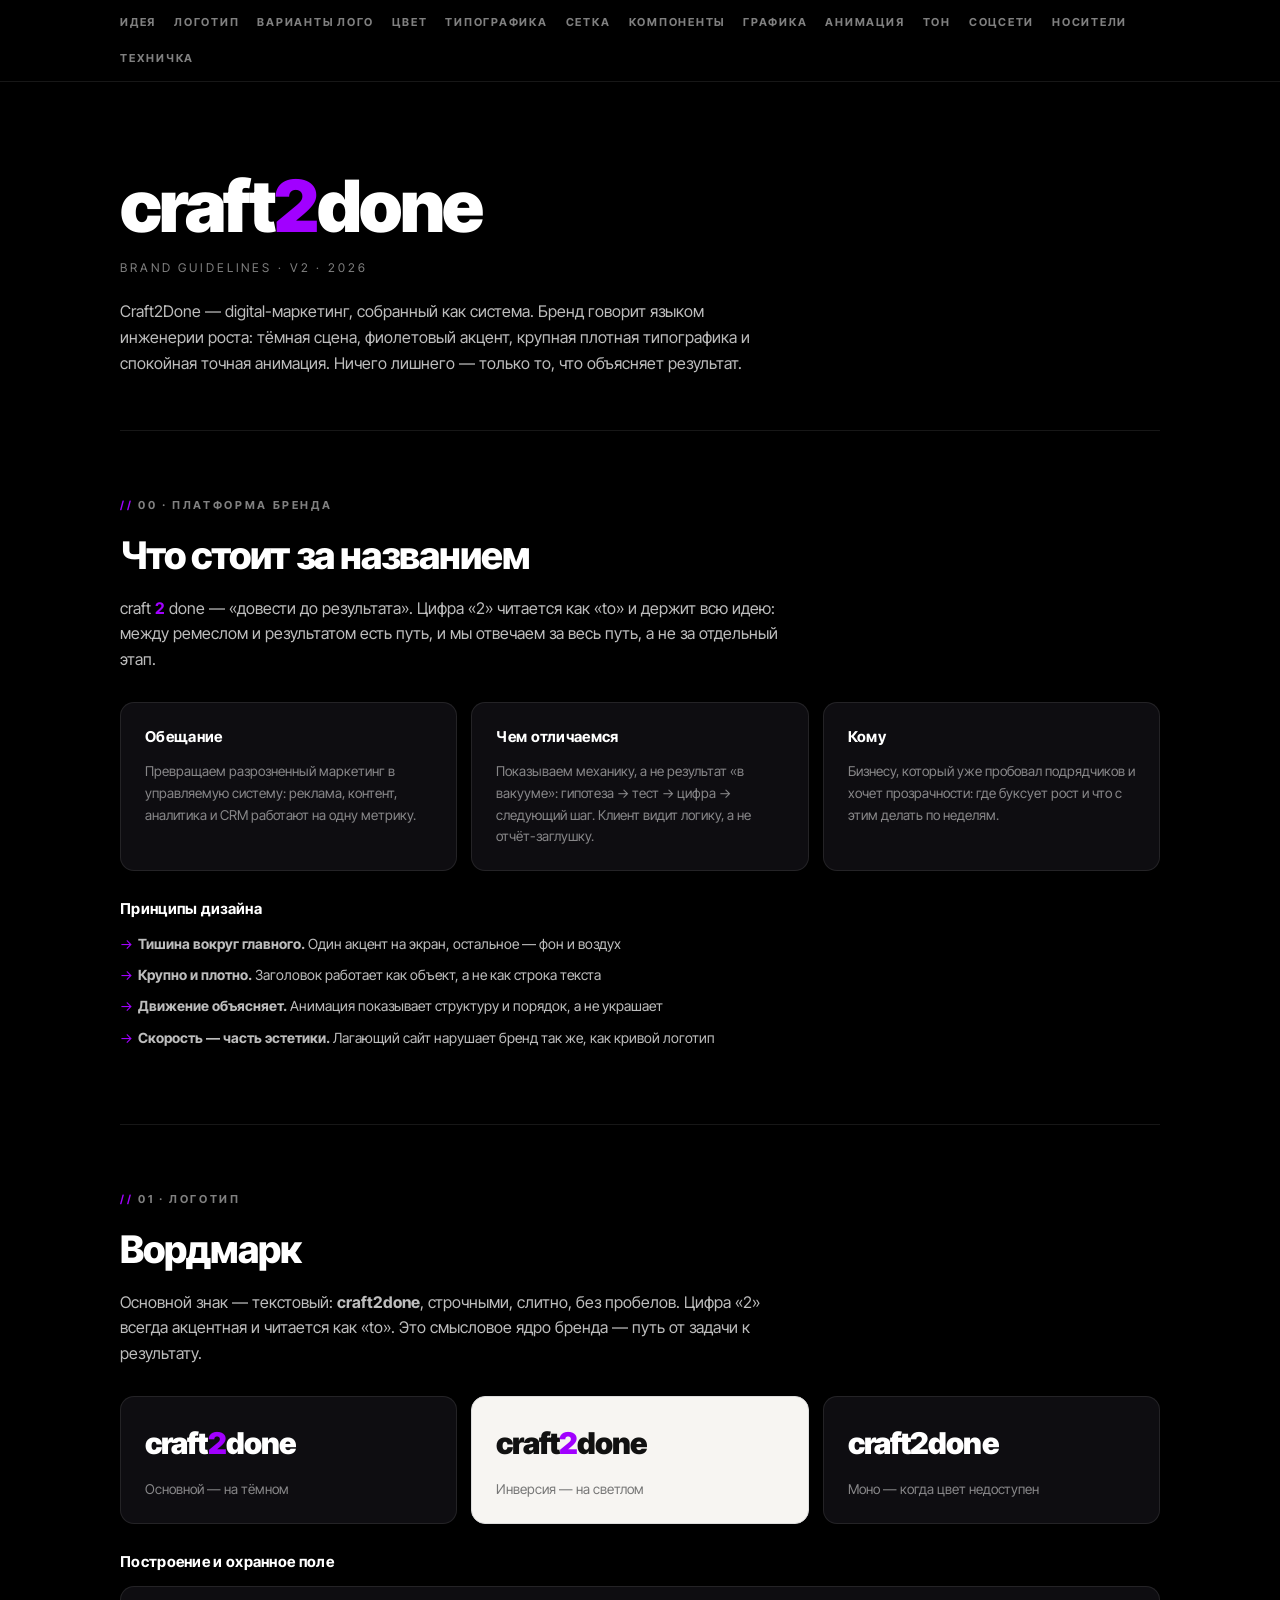
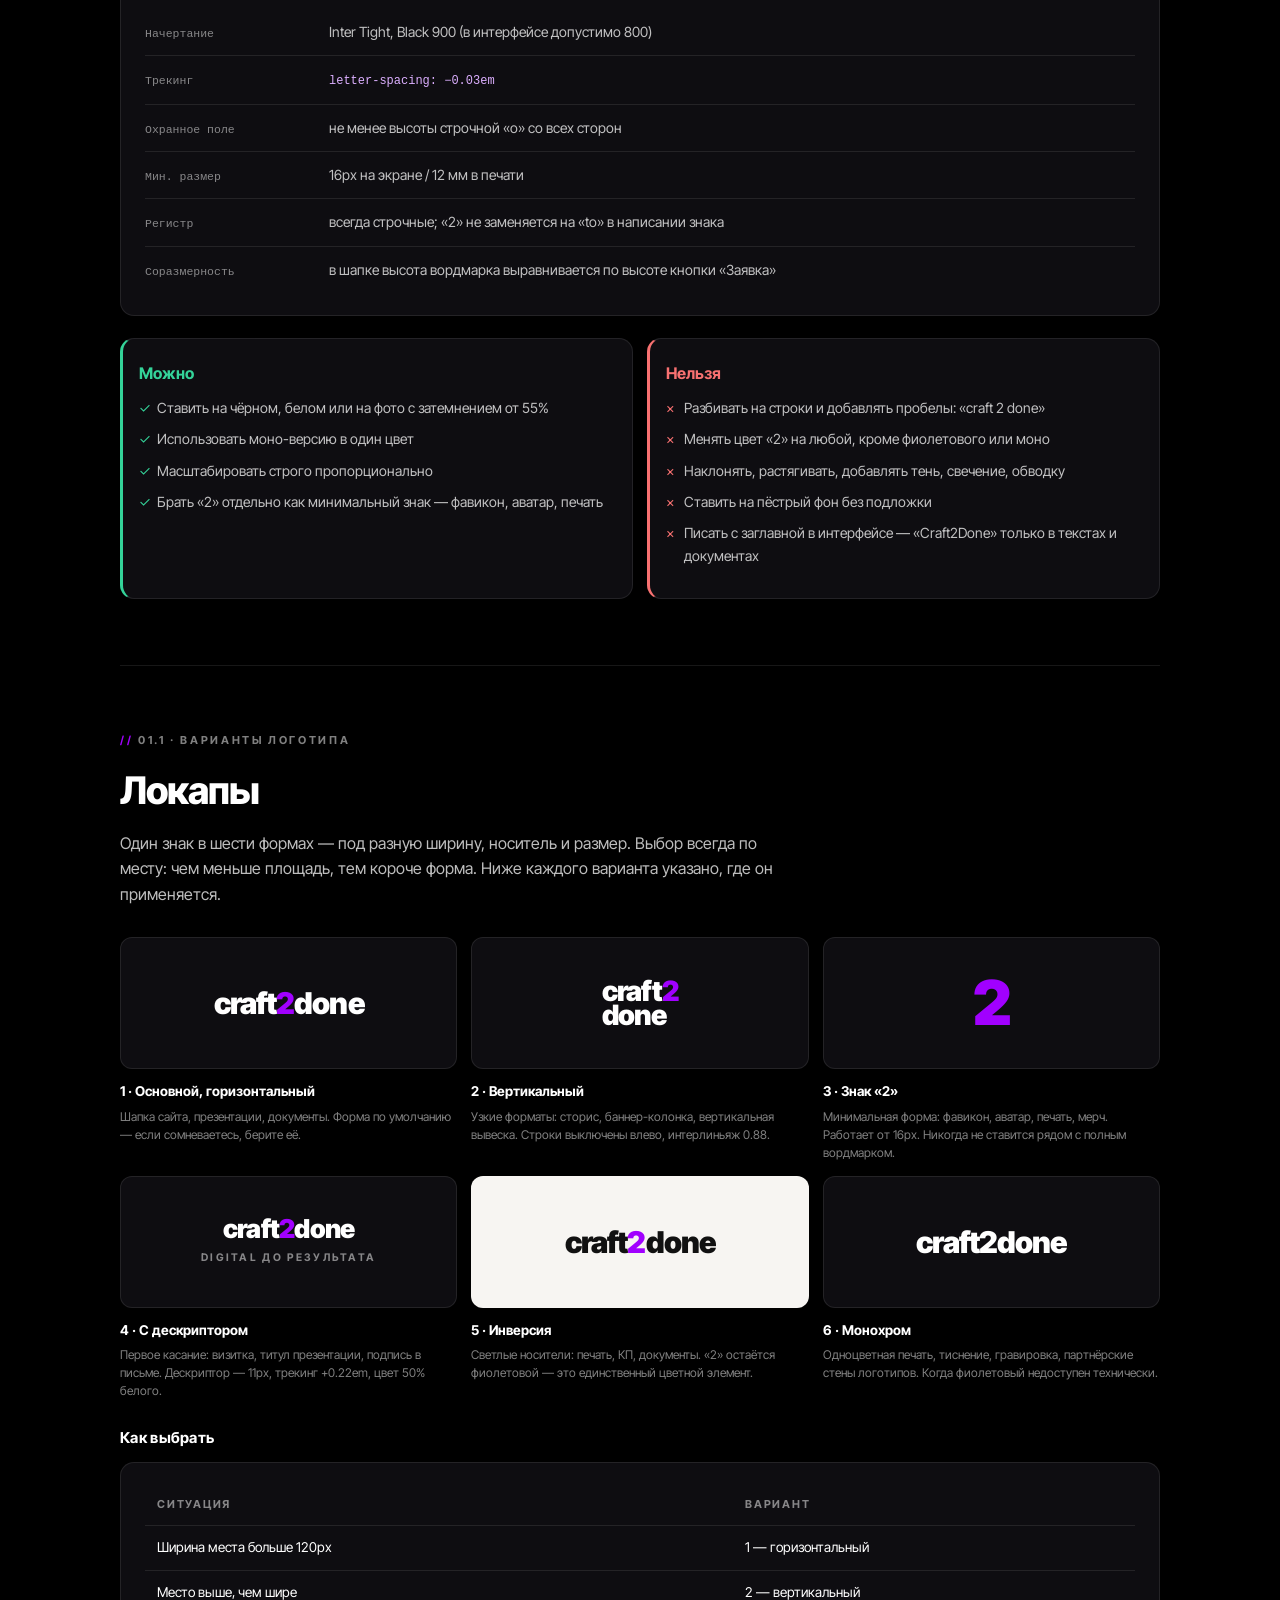
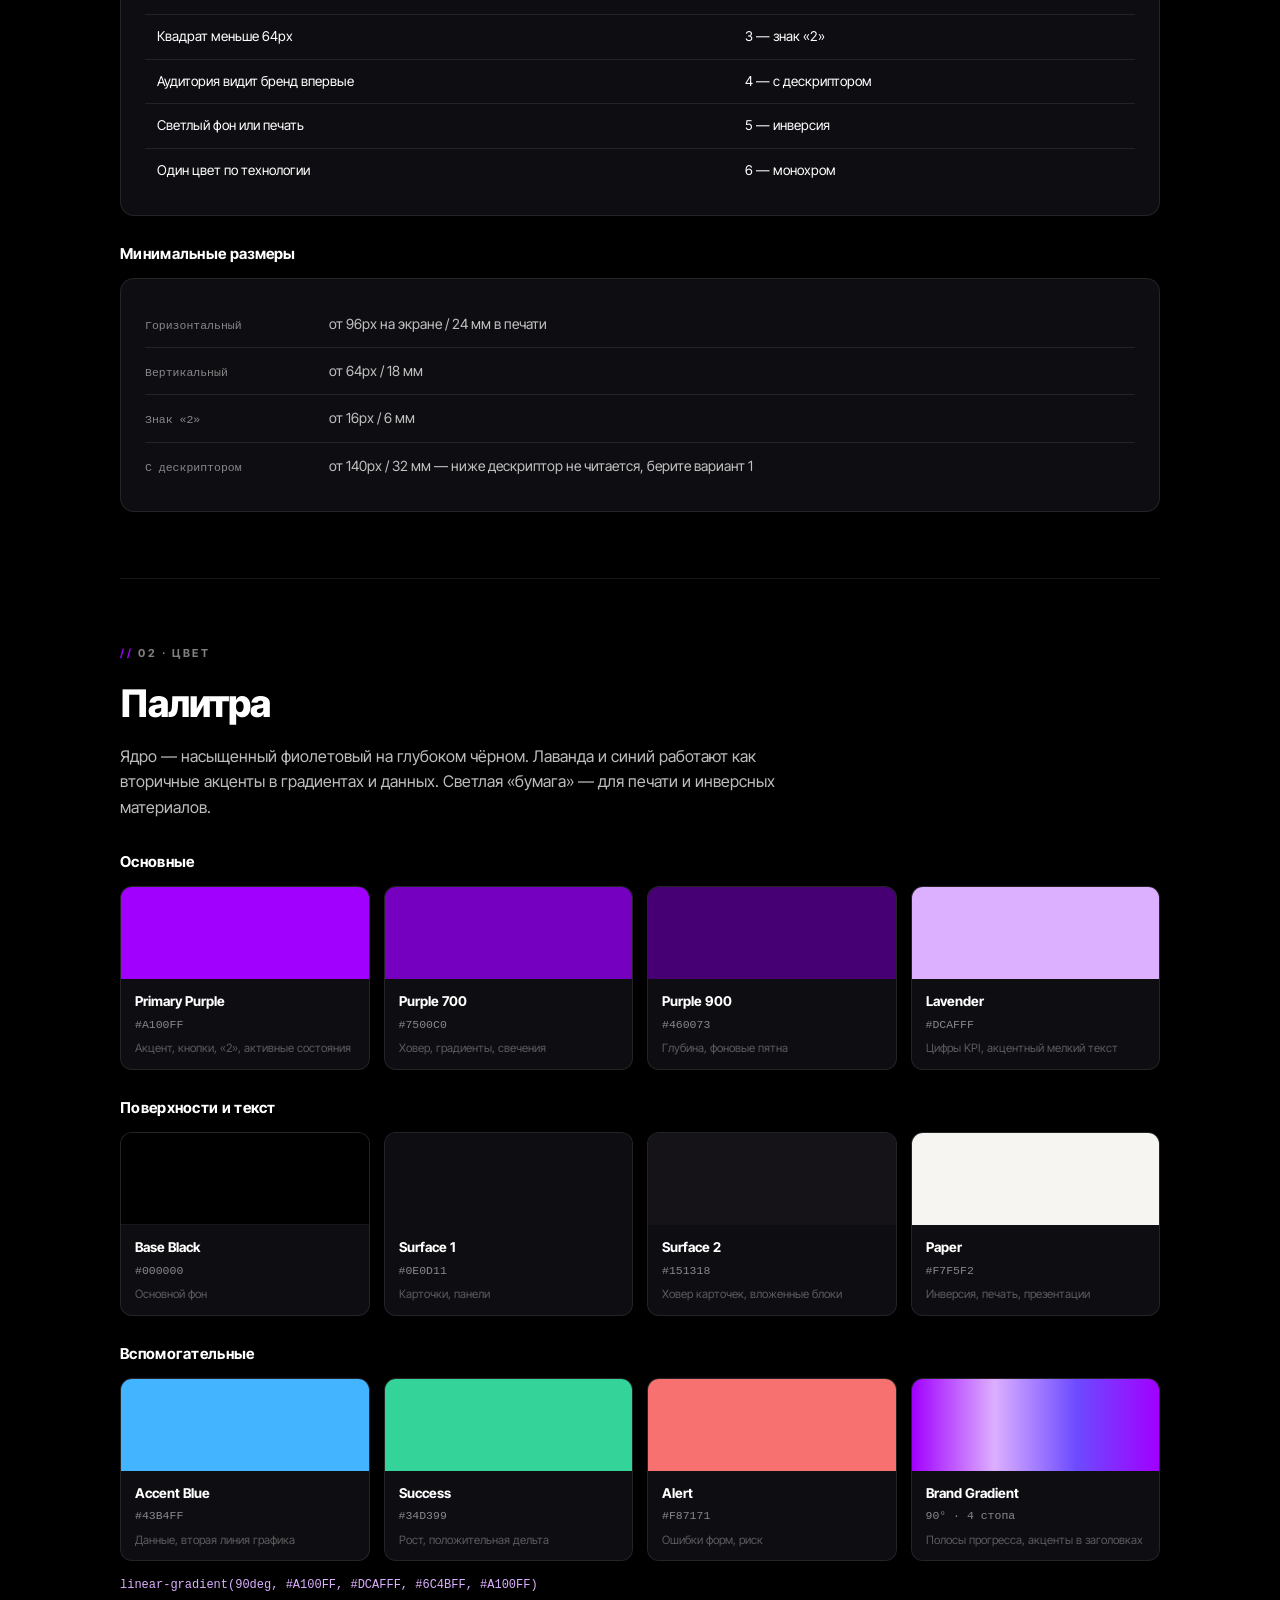
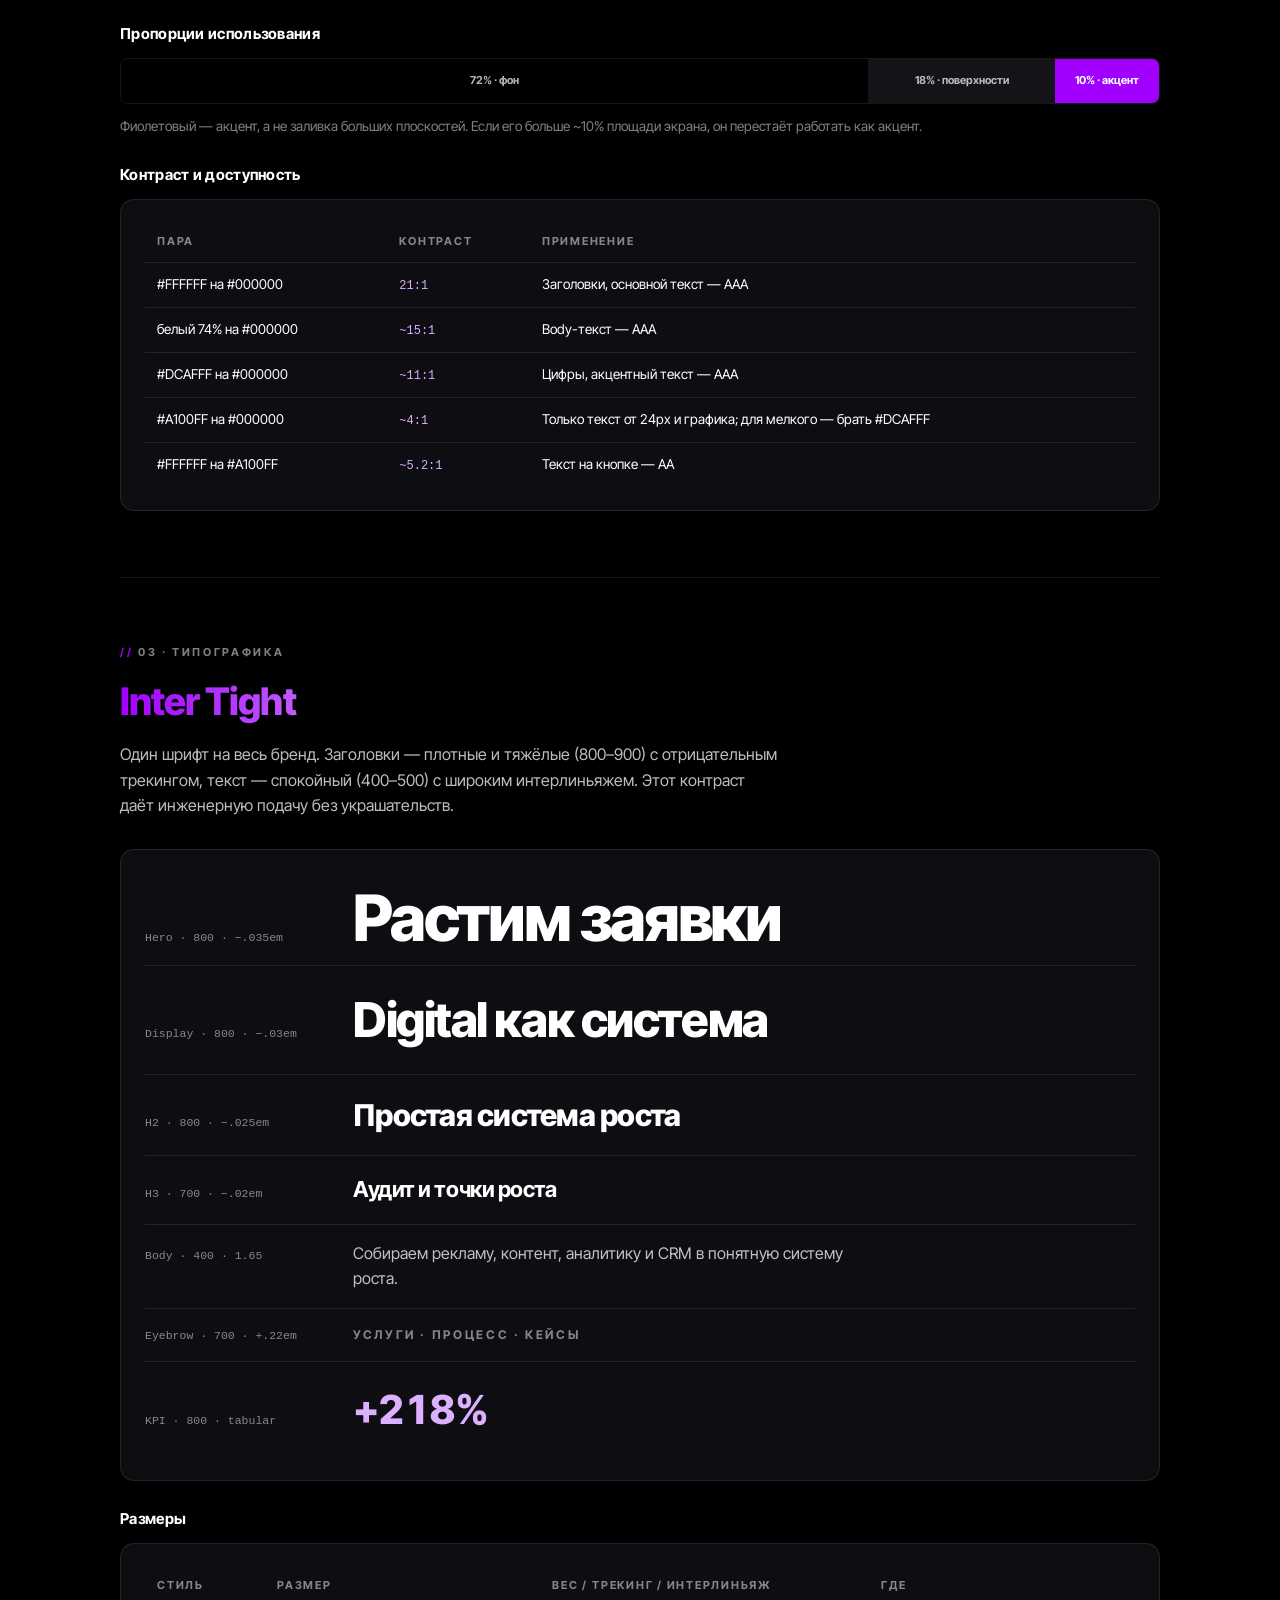
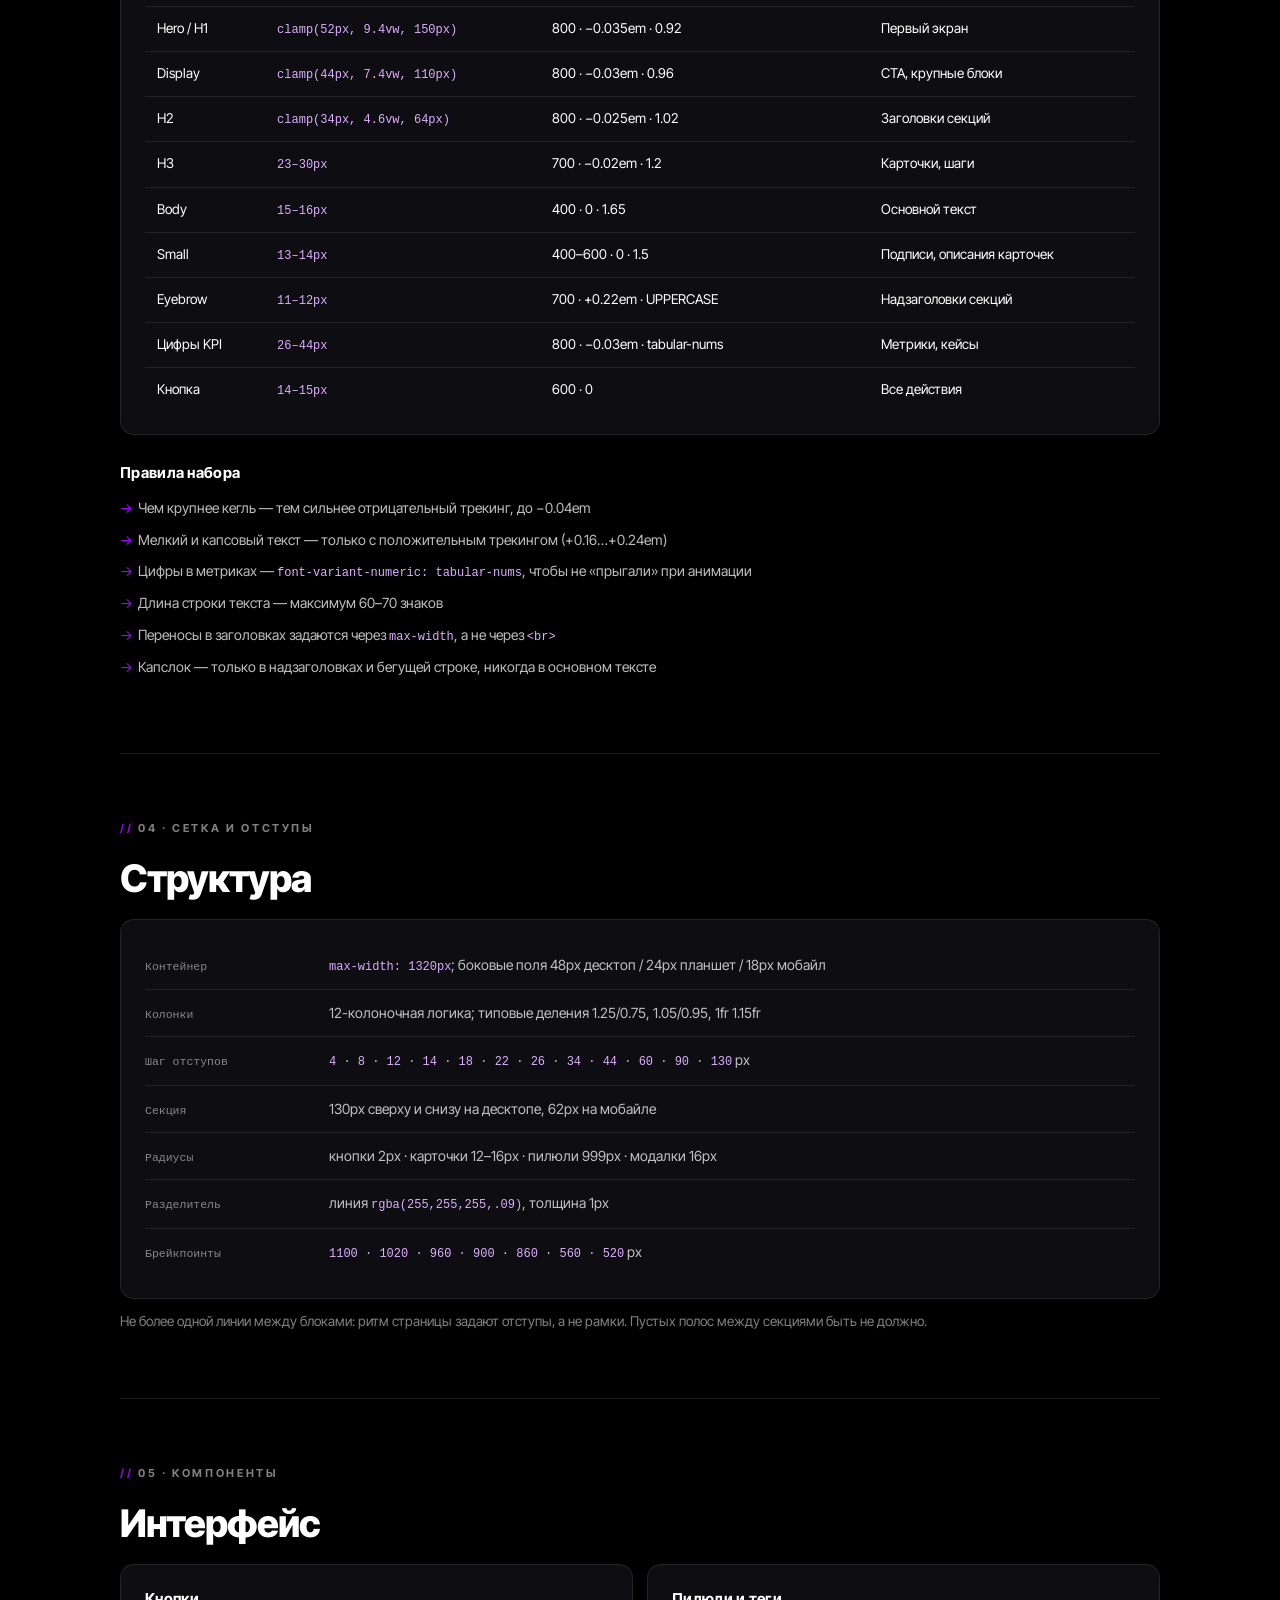
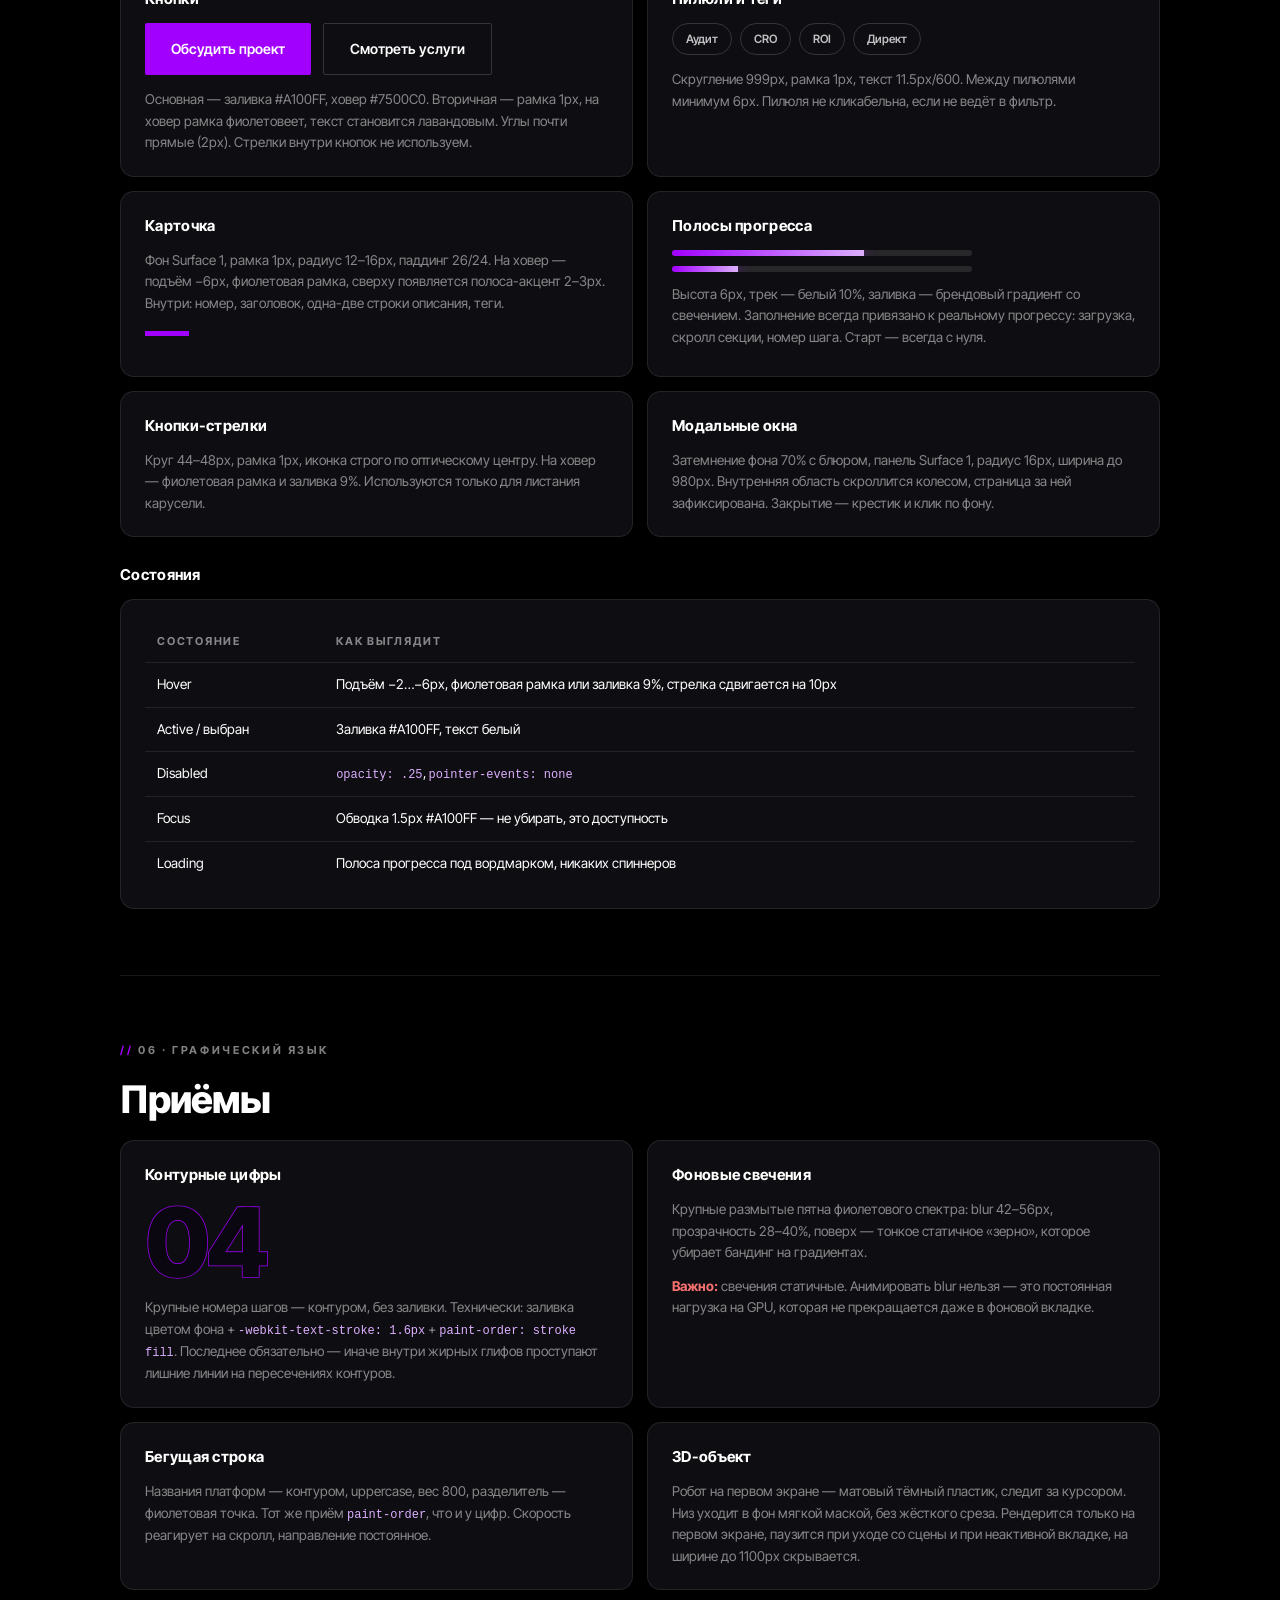
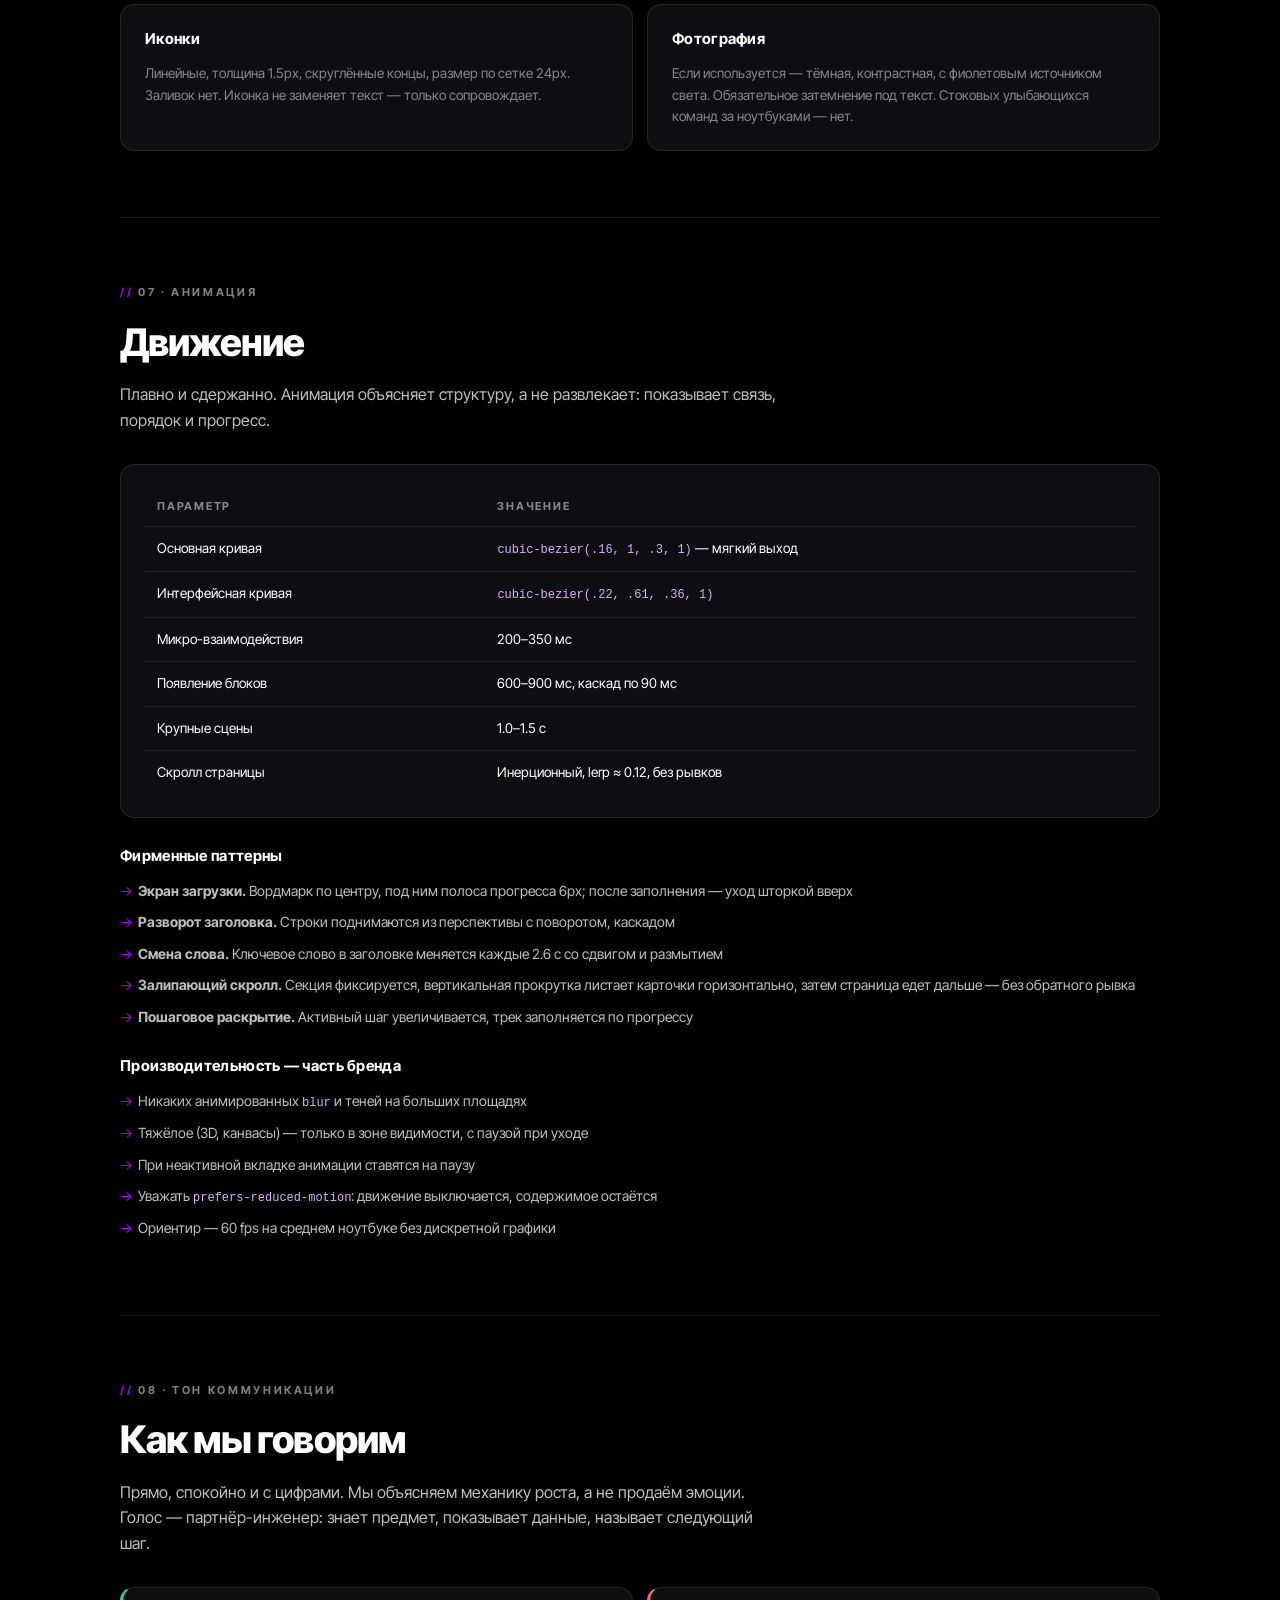
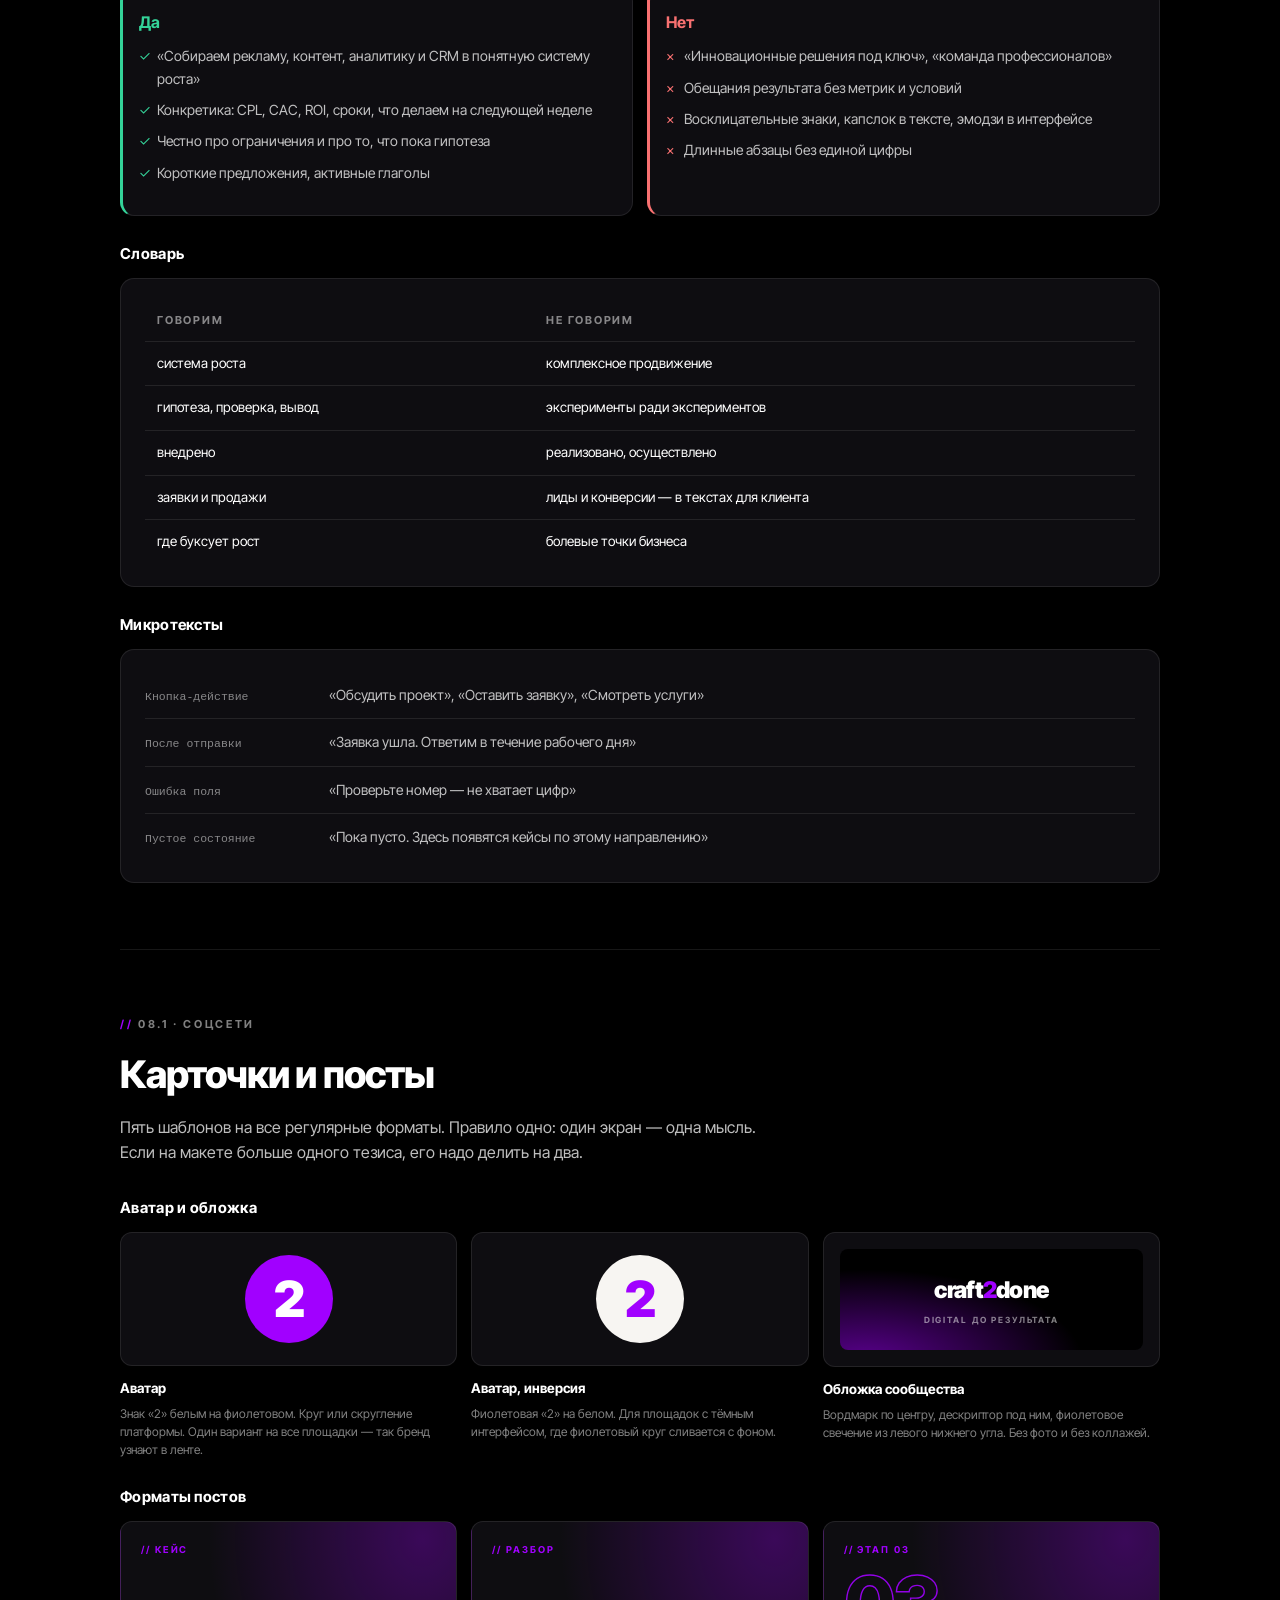
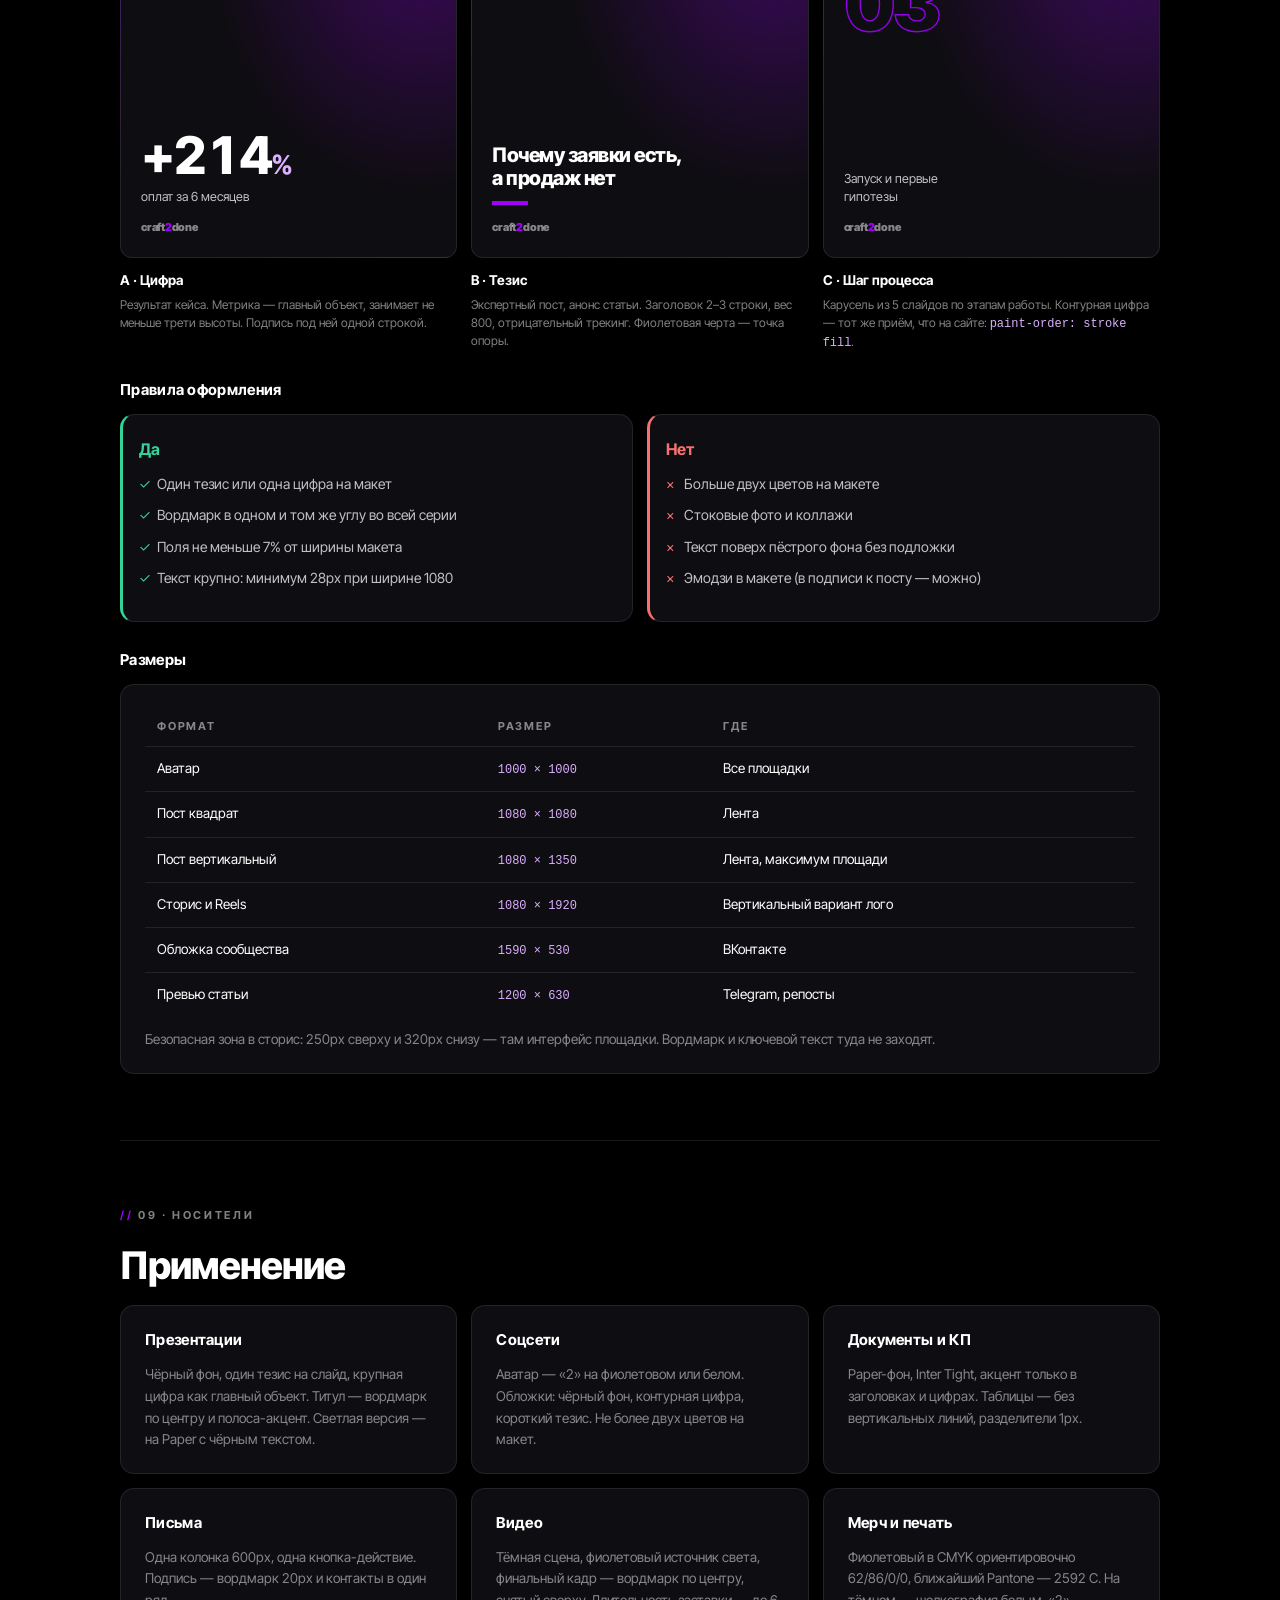
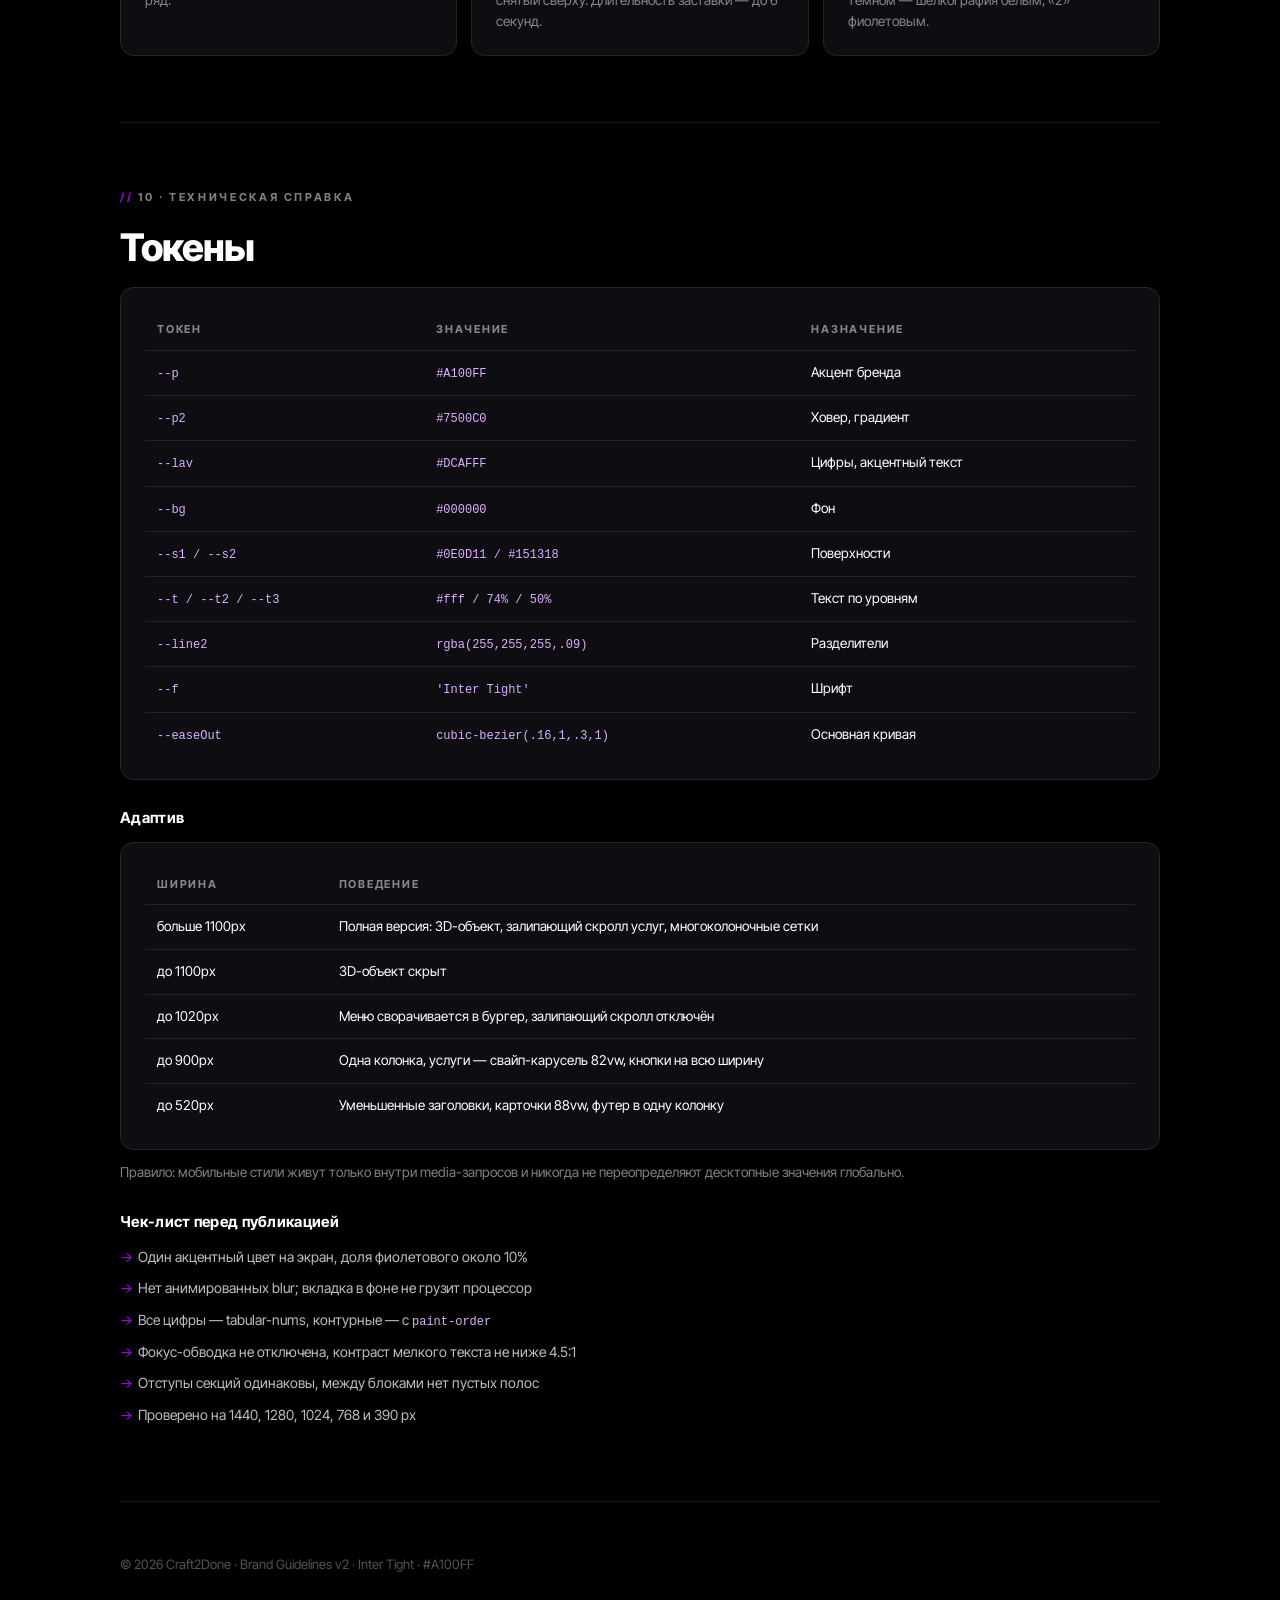
<file: craft2done-brandbook.html>
<!DOCTYPE html>
<html lang="ru">
<head>
<meta charset="UTF-8">
<meta name="viewport" content="width=device-width, initial-scale=1.0">
<title>Craft2Done — Brandbook</title>
<link href="https://fonts.googleapis.com/css2?family=Inter+Tight:wght@400;500;600;700;800;900&display=swap" rel="stylesheet">
<style>
*{margin:0;padding:0;box-sizing:border-box}
:root{
  --bg:#000;--s1:#0E0D11;--s2:#151318;--s3:#1D1A22;
  --line:rgba(255,255,255,.16);--line2:rgba(255,255,255,.09);
  --p:#A100FF;--p2:#7500C0;--p3:#460073;--pd:#26003D;
  --lav:#DCAFFF;--lav2:#EFE2FF;--blue:#43B4FF;--paper:#F7F5F2;
  --ok:#34D399;--warn:#F87171;
  --t:#fff;--t2:rgba(255,255,255,.74);--t3:rgba(255,255,255,.5);--t4:rgba(255,255,255,.32);
  --f:'Inter Tight',system-ui,sans-serif;
}
html{scroll-behavior:smooth}
body{font-family:var(--f);background:var(--bg);color:var(--t);line-height:1.6;-webkit-font-smoothing:antialiased}
.wrap{max-width:1120px;margin:0 auto;padding:0 40px}
@media(max-width:640px){.wrap{padding:0 20px}}
a{color:inherit}

.tocbar{position:sticky;top:0;z-index:50;background:rgba(0,0,0,.84);backdrop-filter:blur(18px);border-bottom:1px solid var(--line2)}
.tocbar .wrap{display:flex;gap:18px;flex-wrap:wrap;padding-top:14px;padding-bottom:14px}
.tocbar a{font-size:11px;font-weight:700;letter-spacing:.16em;text-transform:uppercase;color:var(--t3);text-decoration:none;transition:color .2s}
.tocbar a:hover{color:var(--p)}

header.top{padding:88px 0 54px;border-bottom:1px solid var(--line2)}
.logo{font-size:clamp(40px,7vw,72px);font-weight:900;letter-spacing:-.035em;line-height:1}
.logo em{font-style:normal;color:var(--p)}
.sub{color:var(--t3);font-size:12px;letter-spacing:.24em;text-transform:uppercase;margin-top:16px}
.intro{color:var(--t2);max-width:640px;margin-top:22px;font-size:16px}

section{padding:66px 0;border-bottom:1px solid var(--line2)}
.eyebrow{font-size:11px;font-weight:700;letter-spacing:.24em;text-transform:uppercase;color:var(--t3);margin-bottom:10px}
.eyebrow::before{content:'// ';color:var(--p)}
h2{font-size:clamp(24px,3.2vw,38px);font-weight:800;letter-spacing:-.025em;margin-bottom:10px}
h3{font-size:15px;font-weight:700;letter-spacing:.02em;margin:26px 0 12px;color:var(--t)}
.lead{color:var(--t2);max-width:660px;margin-bottom:30px}
p.note{color:var(--t3);font-size:13.5px;margin-top:12px}

.grid{display:grid;gap:14px}
.g4{grid-template-columns:repeat(4,1fr)}.g3{grid-template-columns:repeat(3,1fr)}.g2{grid-template-columns:1fr 1fr}
@media(max-width:860px){.g4{grid-template-columns:1fr 1fr}.g3{grid-template-columns:1fr 1fr}}
@media(max-width:560px){.g4,.g3,.g2{grid-template-columns:1fr}}

.card{border:1px solid var(--line2);border-radius:14px;padding:22px 24px;background:var(--s1)}
.sw{border:1px solid var(--line2);border-radius:12px;overflow:hidden;background:var(--s1)}
.sw .chip{height:92px}
.sw .meta{padding:12px 14px}
.sw b{display:block;font-size:13.5px}
.sw span{display:block;font-family:ui-monospace,monospace;font-size:11.5px;color:var(--t3);margin-top:3px}
.sw i{display:block;font-style:normal;font-size:11.5px;color:var(--t4);margin-top:6px;line-height:1.45}

table{width:100%;border-collapse:collapse;font-size:13.5px}
th,td{text-align:left;padding:11px 12px;border-bottom:1px solid var(--line2);vertical-align:top}
tr:last-child td{border-bottom:0}
th{color:var(--t3);font-size:11px;letter-spacing:.16em;text-transform:uppercase;font-weight:700}
code{font-family:ui-monospace,monospace;font-size:12px;color:var(--lav)}

.type-row{display:flex;align-items:baseline;gap:18px;flex-wrap:wrap;padding:16px 0;border-top:1px solid var(--line2)}
.type-row:first-child{border-top:0}
.type-row .tag{font-family:ui-monospace,monospace;font-size:11.5px;color:var(--t3);min-width:190px}

.btn{display:inline-flex;align-items:center;gap:10px;font-size:14px;font-weight:600;padding:14px 26px;border-radius:2px;transition:all .3s;text-decoration:none}
.btn-p{background:var(--p);color:#fff}.btn-p:hover{background:var(--p2)}
.btn-o{border:1px solid var(--line);color:#fff}.btn-o:hover{border-color:var(--p);color:var(--lav)}
.pill{display:inline-flex;padding:6px 13px;border:1px solid var(--line);border-radius:999px;font-size:11.5px;font-weight:600;color:var(--t2)}
.rule{width:44px;height:5px;background:var(--p);margin:6px 0 18px}
.num-demo{font-size:96px;font-weight:800;letter-spacing:-.04em;line-height:.9;color:#0A0710;-webkit-text-stroke:1.6px rgba(161,0,255,.9);paint-order:stroke fill}
.grad{background:linear-gradient(90deg,var(--p),var(--lav),#6C4BFF,var(--p));-webkit-background-clip:text;background-clip:text;color:transparent}

.do{border-left:3px solid var(--ok);padding-left:16px}
.dont{border-left:3px solid var(--warn);padding-left:16px}
.list li{color:var(--t2);margin:9px 0;padding-left:18px;position:relative;font-size:14px;list-style:none}
.list li::before{content:'→';position:absolute;left:0;color:var(--p)}
.dont .list li::before{content:'×';color:var(--warn)}
.do .list li::before{content:'✓';color:var(--ok)}

.spec{display:flex;align-items:baseline;gap:14px;padding:12px 0;border-bottom:1px solid var(--line2);flex-wrap:wrap}
.spec:last-child{border-bottom:0}
.spec .k{font-family:ui-monospace,monospace;font-size:11.5px;color:var(--t3);min-width:170px}
.spec .v{font-size:14px;color:var(--t2);flex:1;min-width:220px}
.bar{height:6px;border-radius:99px;background:rgba(255,255,255,.1);overflow:hidden;max-width:300px;width:100%}
.bar i{display:block;height:100%;background:linear-gradient(90deg,var(--p),var(--lav));box-shadow:0 0 14px rgba(161,0,255,.7)}
.prop{display:flex;height:46px;border-radius:8px;overflow:hidden;border:1px solid var(--line2)}
.prop div{display:flex;align-items:center;justify-content:center;font-size:11px;font-weight:700;color:rgba(255,255,255,.7)}
footer{padding:52px 0 70px;color:var(--t4);font-size:13px}

/* ── варианты лого и соцсети ── */
.lk b{display:block;font-size:13.5px;margin-top:12px}
.lk i{display:block;font-style:normal;font-size:12px;color:var(--t3);margin-top:5px;line-height:1.5}
.lk-box{border:1px solid var(--line2);border-radius:12px;background:var(--s1);min-height:132px;
  display:flex;flex-direction:column;align-items:center;justify-content:center;gap:8px;padding:20px;text-align:center}
.lk-word{font-size:30px;font-weight:900;letter-spacing:-.03em;line-height:1;color:#fff}
.lk-word em{font-style:normal;color:var(--p)}
.lk-stack{font-size:28px;font-weight:900;letter-spacing:-.03em;line-height:.88;color:#fff;text-align:left}
.lk-stack span{display:block}
.lk-stack em{font-style:normal;color:var(--p)}
.lk-mark{font-size:62px;font-weight:900;color:var(--p);line-height:1;letter-spacing:-.04em}
.lk-tag{font-size:10.5px;font-weight:700;letter-spacing:.22em;text-transform:uppercase;color:var(--t3)}

.ava{width:88px;height:88px;border-radius:50%;background:var(--p);color:#fff;
  display:flex;align-items:center;justify-content:center;font-size:50px;font-weight:900;letter-spacing:-.04em}
.ava.inv{background:var(--paper);color:var(--p)}

.cover{width:100%;aspect-ratio:3/1;border-radius:8px;position:relative;overflow:hidden;
  background:radial-gradient(120% 150% at 8% 110%, rgba(161,0,255,.55), rgba(0,0,0,0) 60%), #000;
  display:flex;flex-direction:column;align-items:center;justify-content:center;gap:5px}
.cover-w{font-size:23px;font-weight:900;letter-spacing:-.03em;color:#fff}
.cover-w em{font-style:normal;color:var(--p)}
.cover-s{font-size:8.5px;font-weight:700;letter-spacing:.22em;text-transform:uppercase;color:var(--t3)}

.post{aspect-ratio:1;border:1px solid var(--line2);border-radius:12px;padding:20px;
  background:radial-gradient(110% 130% at 90% 5%, rgba(161,0,255,.3), rgba(0,0,0,0) 58%), var(--s1);
  display:flex;flex-direction:column}
.post-k{font-size:9.5px;font-weight:700;letter-spacing:.2em;color:var(--p)}
.post-num{font-size:52px;font-weight:800;letter-spacing:-.04em;line-height:1;margin-top:auto;
  font-variant-numeric:tabular-nums;color:#fff}
.post-num small{font-size:26px;color:var(--lav)}
.post-t{font-size:12.5px;color:var(--t2);margin-top:6px;line-height:1.4}
.post-h{font-size:20px;font-weight:800;letter-spacing:-.025em;line-height:1.12;margin-top:auto;color:#fff}
.post-l{width:36px;height:4px;background:var(--p);margin-top:12px}
.post-o{font-size:76px;font-weight:800;letter-spacing:-.04em;line-height:.9;margin-top:12px;
  color:transparent;-webkit-text-stroke:1.4px rgba(161,0,255,.9);paint-order:stroke fill}
.post-f{font-size:11px;font-weight:900;letter-spacing:-.02em;color:var(--t3);margin-top:14px}
.post-f em{font-style:normal;color:var(--p)}
</style>
</head>
<body>

<nav class="tocbar"><div class="wrap">
  <a href="#idea">Идея</a><a href="#logo">Логотип</a><a href="#lockups">Варианты лого</a><a href="#color">Цвет</a><a href="#type">Типографика</a>
  <a href="#layout">Сетка</a><a href="#ui">Компоненты</a><a href="#graphics">Графика</a>
  <a href="#motion">Анимация</a><a href="#voice">Тон</a><a href="#social">Соцсети</a><a href="#apply">Носители</a><a href="#tech">Техничка</a>
</div></nav>

<div class="wrap">

<header class="top">
  <div class="logo">craft<em>2</em>done</div>
  <div class="sub">Brand Guidelines · v2 · 2026</div>
  <p class="intro">Craft2Done — digital-маркетинг, собранный как система. Бренд говорит языком инженерии роста: тёмная сцена, фиолетовый акцент, крупная плотная типографика и спокойная точная анимация. Ничего лишнего — только то, что объясняет результат.</p>
</header>

<!-- ИДЕЯ -->
<section id="idea">
  <div class="eyebrow">00 · Платформа бренда</div>
  <h2>Что стоит за названием</h2>
  <p class="lead">craft <b style="color:var(--p)">2</b> done — «довести до результата». Цифра «2» читается как «to» и держит всю идею: между ремеслом и результатом есть путь, и мы отвечаем за весь путь, а не за отдельный этап.</p>

  <div class="grid g3">
    <div class="card"><h3 style="margin-top:0">Обещание</h3><p class="note">Превращаем разрозненный маркетинг в управляемую систему: реклама, контент, аналитика и CRM работают на одну метрику.</p></div>
    <div class="card"><h3 style="margin-top:0">Чем отличаемся</h3><p class="note">Показываем механику, а не результат «в вакууме»: гипотеза → тест → цифра → следующий шаг. Клиент видит логику, а не отчёт-заглушку.</p></div>
    <div class="card"><h3 style="margin-top:0">Кому</h3><p class="note">Бизнесу, который уже пробовал подрядчиков и хочет прозрачности: где буксует рост и что с этим делать по неделям.</p></div>
  </div>

  <h3>Принципы дизайна</h3>
  <ul class="list">
    <li><b>Тишина вокруг главного.</b> Один акцент на экран, остальное — фон и воздух</li>
    <li><b>Крупно и плотно.</b> Заголовок работает как объект, а не как строка текста</li>
    <li><b>Движение объясняет.</b> Анимация показывает структуру и порядок, а не украшает</li>
    <li><b>Скорость — часть эстетики.</b> Лагающий сайт нарушает бренд так же, как кривой логотип</li>
  </ul>
</section>

<!-- ЛОГОТИП -->
<section id="logo">
  <div class="eyebrow">01 · Логотип</div>
  <h2>Вордмарк</h2>
  <p class="lead">Основной знак — текстовый: <b>craft2done</b>, строчными, слитно, без пробелов. Цифра «2» всегда акцентная и читается как «to». Это смысловое ядро бренда — путь от задачи к результату.</p>

  <div class="grid g3">
    <div class="card"><div style="font-size:30px;font-weight:900;letter-spacing:-.03em">craft<em style="font-style:normal;color:var(--p)">2</em>done</div><p class="note">Основной — на тёмном</p></div>
    <div class="card" style="background:var(--paper);border-color:#ddd"><div style="font-size:30px;font-weight:900;letter-spacing:-.03em;color:#111">craft<em style="font-style:normal;color:var(--p)">2</em>done</div><p class="note" style="color:#777">Инверсия — на светлом</p></div>
    <div class="card"><div style="font-size:30px;font-weight:900;letter-spacing:-.03em">craft<em style="font-style:normal">2</em>done</div><p class="note">Моно — когда цвет недоступен</p></div>
  </div>

  <h3>Построение и охранное поле</h3>
  <div class="card">
    <div class="spec"><span class="k">Начертание</span><span class="v">Inter Tight, Black 900 (в интерфейсе допустимо 800)</span></div>
    <div class="spec"><span class="k">Трекинг</span><span class="v"><code>letter-spacing: −0.03em</code></span></div>
    <div class="spec"><span class="k">Охранное поле</span><span class="v">не менее высоты строчной «o» со всех сторон</span></div>
    <div class="spec"><span class="k">Мин. размер</span><span class="v">16px на экране / 12 мм в печати</span></div>
    <div class="spec"><span class="k">Регистр</span><span class="v">всегда строчные; «2» не заменяется на «to» в написании знака</span></div>
    <div class="spec"><span class="k">Соразмерность</span><span class="v">в шапке высота вордмарка выравнивается по высоте кнопки «Заявка»</span></div>
  </div>

  <div class="grid g2" style="margin-top:22px">
    <div class="card do"><b style="color:var(--ok)">Можно</b><ul class="list" style="margin-top:10px">
      <li>Ставить на чёрном, белом или на фото с затемнением от 55%</li>
      <li>Использовать моно-версию в один цвет</li>
      <li>Масштабировать строго пропорционально</li>
      <li>Брать «2» отдельно как минимальный знак — фавикон, аватар, печать</li>
    </ul></div>
    <div class="card dont"><b style="color:var(--warn)">Нельзя</b><ul class="list" style="margin-top:10px">
      <li>Разбивать на строки и добавлять пробелы: «craft 2 done»</li>
      <li>Менять цвет «2» на любой, кроме фиолетового или моно</li>
      <li>Наклонять, растягивать, добавлять тень, свечение, обводку</li>
      <li>Ставить на пёстрый фон без подложки</li>
      <li>Писать с заглавной в интерфейсе — «Craft2Done» только в текстах и документах</li>
    </ul></div>
  </div>
</section>

<!-- ВАРИАНТЫ ЛОГО -->
<section id="lockups">
  <div class="eyebrow">01.1 · Варианты логотипа</div>
  <h2>Локапы</h2>
  <p class="lead">Один знак в шести формах — под разную ширину, носитель и размер. Выбор всегда по месту: чем меньше площадь, тем короче форма. Ниже каждого варианта указано, где он применяется.</p>

  <div class="grid g3">

    <div class="lk">
      <div class="lk-box"><div class="lk-word">craft<em>2</em>done</div></div>
      <b>1 · Основной, горизонтальный</b>
      <i>Шапка сайта, презентации, документы. Форма по умолчанию — если сомневаетесь, берите её.</i>
    </div>

    <div class="lk">
      <div class="lk-box"><div class="lk-stack"><span>craft<em>2</em></span><span>done</span></div></div>
      <b>2 · Вертикальный</b>
      <i>Узкие форматы: сторис, баннер-колонка, вертикальная вывеска. Строки выключены влево, интерлиньяж 0.88.</i>
    </div>

    <div class="lk">
      <div class="lk-box"><div class="lk-mark">2</div></div>
      <b>3 · Знак «2»</b>
      <i>Минимальная форма: фавикон, аватар, печать, мерч. Работает от 16px. Никогда не ставится рядом с полным вордмарком.</i>
    </div>

    <div class="lk">
      <div class="lk-box"><div class="lk-word" style="font-size:26px">craft<em>2</em>done</div><div class="lk-tag">digital до результата</div></div>
      <b>4 · С дескриптором</b>
      <i>Первое касание: визитка, титул презентации, подпись в письме. Дескриптор — 11px, трекинг +0.22em, цвет 50% белого.</i>
    </div>

    <div class="lk">
      <div class="lk-box" style="background:var(--paper)"><div class="lk-word" style="color:#111">craft<em style="color:var(--p)">2</em>done</div></div>
      <b>5 · Инверсия</b>
      <i>Светлые носители: печать, КП, документы. «2» остаётся фиолетовой — это единственный цветной элемент.</i>
    </div>

    <div class="lk">
      <div class="lk-box"><div class="lk-word" style="color:#fff">craft<em style="color:#fff">2</em>done</div></div>
      <b>6 · Монохром</b>
      <i>Одноцветная печать, тиснение, гравировка, партнёрские стены логотипов. Когда фиолетовый недоступен технически.</i>
    </div>

  </div>

  <h3>Как выбрать</h3>
  <div class="card">
    <table>
      <tr><th>Ситуация</th><th>Вариант</th></tr>
      <tr><td>Ширина места больше 120px</td><td>1 — горизонтальный</td></tr>
      <tr><td>Место выше, чем шире</td><td>2 — вертикальный</td></tr>
      <tr><td>Квадрат меньше 64px</td><td>3 — знак «2»</td></tr>
      <tr><td>Аудитория видит бренд впервые</td><td>4 — с дескриптором</td></tr>
      <tr><td>Светлый фон или печать</td><td>5 — инверсия</td></tr>
      <tr><td>Один цвет по технологии</td><td>6 — монохром</td></tr>
    </table>
  </div>

  <h3>Минимальные размеры</h3>
  <div class="card">
    <div class="spec"><span class="k">Горизонтальный</span><span class="v">от 96px на экране / 24 мм в печати</span></div>
    <div class="spec"><span class="k">Вертикальный</span><span class="v">от 64px / 18 мм</span></div>
    <div class="spec"><span class="k">Знак «2»</span><span class="v">от 16px / 6 мм</span></div>
    <div class="spec"><span class="k">С дескриптором</span><span class="v">от 140px / 32 мм — ниже дескриптор не читается, берите вариант 1</span></div>
  </div>
</section>

<!-- ЦВЕТ -->
<section id="color">
  <div class="eyebrow">02 · Цвет</div>
  <h2>Палитра</h2>
  <p class="lead">Ядро — насыщенный фиолетовый на глубоком чёрном. Лаванда и синий работают как вторичные акценты в градиентах и данных. Светлая «бумага» — для печати и инверсных материалов.</p>

  <h3>Основные</h3>
  <div class="grid g4">
    <div class="sw"><div class="chip" style="background:#A100FF"></div><div class="meta"><b>Primary Purple</b><span>#A100FF</span><i>Акцент, кнопки, «2», активные состояния</i></div></div>
    <div class="sw"><div class="chip" style="background:#7500C0"></div><div class="meta"><b>Purple 700</b><span>#7500C0</span><i>Ховер, градиенты, свечения</i></div></div>
    <div class="sw"><div class="chip" style="background:#460073"></div><div class="meta"><b>Purple 900</b><span>#460073</span><i>Глубина, фоновые пятна</i></div></div>
    <div class="sw"><div class="chip" style="background:#DCAFFF"></div><div class="meta"><b>Lavender</b><span>#DCAFFF</span><i>Цифры KPI, акцентный мелкий текст</i></div></div>
  </div>

  <h3>Поверхности и текст</h3>
  <div class="grid g4">
    <div class="sw"><div class="chip" style="background:#000;border-bottom:1px solid var(--line2)"></div><div class="meta"><b>Base Black</b><span>#000000</span><i>Основной фон</i></div></div>
    <div class="sw"><div class="chip" style="background:#0E0D11"></div><div class="meta"><b>Surface 1</b><span>#0E0D11</span><i>Карточки, панели</i></div></div>
    <div class="sw"><div class="chip" style="background:#151318"></div><div class="meta"><b>Surface 2</b><span>#151318</span><i>Ховер карточек, вложенные блоки</i></div></div>
    <div class="sw"><div class="chip" style="background:#F7F5F2"></div><div class="meta"><b>Paper</b><span>#F7F5F2</span><i>Инверсия, печать, презентации</i></div></div>
  </div>

  <h3>Вспомогательные</h3>
  <div class="grid g4">
    <div class="sw"><div class="chip" style="background:#43B4FF"></div><div class="meta"><b>Accent Blue</b><span>#43B4FF</span><i>Данные, вторая линия графика</i></div></div>
    <div class="sw"><div class="chip" style="background:#34D399"></div><div class="meta"><b>Success</b><span>#34D399</span><i>Рост, положительная дельта</i></div></div>
    <div class="sw"><div class="chip" style="background:#F87171"></div><div class="meta"><b>Alert</b><span>#F87171</span><i>Ошибки форм, риск</i></div></div>
    <div class="sw"><div class="chip" style="background:linear-gradient(90deg,#A100FF,#DCAFFF,#6C4BFF,#A100FF)"></div><div class="meta"><b>Brand Gradient</b><span>90° · 4 стопа</span><i>Полосы прогресса, акценты в заголовках</i></div></div>
  </div>
  <p class="note"><code>linear-gradient(90deg, #A100FF, #DCAFFF, #6C4BFF, #A100FF)</code></p>

  <h3>Пропорции использования</h3>
  <div class="prop">
    <div style="background:#000;flex:72">72% · фон</div>
    <div style="background:#151318;flex:18">18% · поверхности</div>
    <div style="background:#A100FF;flex:10;color:#fff">10% · акцент</div>
  </div>
  <p class="note">Фиолетовый — акцент, а не заливка больших плоскостей. Если его больше ~10% площади экрана, он перестаёт работать как акцент.</p>

  <h3>Контраст и доступность</h3>
  <div class="card">
    <table>
      <tr><th>Пара</th><th>Контраст</th><th>Применение</th></tr>
      <tr><td>#FFFFFF на #000000</td><td><code>21:1</code></td><td>Заголовки, основной текст — AAA</td></tr>
      <tr><td>белый 74% на #000000</td><td><code>~15:1</code></td><td>Body-текст — AAA</td></tr>
      <tr><td>#DCAFFF на #000000</td><td><code>~11:1</code></td><td>Цифры, акцентный текст — AAA</td></tr>
      <tr><td>#A100FF на #000000</td><td><code>~4:1</code></td><td>Только текст от 24px и графика; для мелкого — брать #DCAFFF</td></tr>
      <tr><td>#FFFFFF на #A100FF</td><td><code>~5.2:1</code></td><td>Текст на кнопке — AA</td></tr>
    </table>
  </div>
</section>

<!-- ТИПОГРАФИКА -->
<section id="type">
  <div class="eyebrow">03 · Типографика</div>
  <h2 class="grad">Inter Tight</h2>
  <p class="lead">Один шрифт на весь бренд. Заголовки — плотные и тяжёлые (800–900) с отрицательным трекингом, текст — спокойный (400–500) с широким интерлиньяжем. Этот контраст даёт инженерную подачу без украшательств.</p>

  <div class="card">
    <div class="type-row"><span class="tag">Hero · 800 · −.035em</span><span style="font-size:clamp(34px,5vw,64px);font-weight:800;letter-spacing:-.035em;line-height:.95">Растим заявки</span></div>
    <div class="type-row"><span class="tag">Display · 800 · −.03em</span><span style="font-size:clamp(28px,4vw,48px);font-weight:800;letter-spacing:-.03em">Digital как система</span></div>
    <div class="type-row"><span class="tag">H2 · 800 · −.025em</span><span style="font-size:30px;font-weight:800;letter-spacing:-.025em">Простая система роста</span></div>
    <div class="type-row"><span class="tag">H3 · 700 · −.02em</span><span style="font-size:22px;font-weight:700;letter-spacing:-.02em">Аудит и точки роста</span></div>
    <div class="type-row"><span class="tag">Body · 400 · 1.65</span><span style="font-size:16px;color:var(--t2);max-width:520px">Собираем рекламу, контент, аналитику и CRM в понятную систему роста.</span></div>
    <div class="type-row"><span class="tag">Eyebrow · 700 · +.22em</span><span style="font-size:12px;font-weight:700;letter-spacing:.22em;text-transform:uppercase;color:var(--t3)">услуги · процесс · кейсы</span></div>
    <div class="type-row"><span class="tag">KPI · 800 · tabular</span><span style="font-size:40px;font-weight:800;letter-spacing:-.03em;font-variant-numeric:tabular-nums;color:var(--lav)">+218%</span></div>
  </div>

  <h3>Размеры</h3>
  <div class="card">
    <table>
      <tr><th>Стиль</th><th>Размер</th><th>Вес / трекинг / интерлиньяж</th><th>Где</th></tr>
      <tr><td>Hero / H1</td><td><code>clamp(52px, 9.4vw, 150px)</code></td><td>800 · −0.035em · 0.92</td><td>Первый экран</td></tr>
      <tr><td>Display</td><td><code>clamp(44px, 7.4vw, 110px)</code></td><td>800 · −0.03em · 0.96</td><td>CTA, крупные блоки</td></tr>
      <tr><td>H2</td><td><code>clamp(34px, 4.6vw, 64px)</code></td><td>800 · −0.025em · 1.02</td><td>Заголовки секций</td></tr>
      <tr><td>H3</td><td><code>23–30px</code></td><td>700 · −0.02em · 1.2</td><td>Карточки, шаги</td></tr>
      <tr><td>Body</td><td><code>15–16px</code></td><td>400 · 0 · 1.65</td><td>Основной текст</td></tr>
      <tr><td>Small</td><td><code>13–14px</code></td><td>400–600 · 0 · 1.5</td><td>Подписи, описания карточек</td></tr>
      <tr><td>Eyebrow</td><td><code>11–12px</code></td><td>700 · +0.22em · UPPERCASE</td><td>Надзаголовки секций</td></tr>
      <tr><td>Цифры KPI</td><td><code>26–44px</code></td><td>800 · −0.03em · tabular-nums</td><td>Метрики, кейсы</td></tr>
      <tr><td>Кнопка</td><td><code>14–15px</code></td><td>600 · 0</td><td>Все действия</td></tr>
    </table>
  </div>

  <h3>Правила набора</h3>
  <ul class="list">
    <li>Чем крупнее кегль — тем сильнее отрицательный трекинг, до −0.04em</li>
    <li>Мелкий и капсовый текст — только с положительным трекингом (+0.16…+0.24em)</li>
    <li>Цифры в метриках — <code>font-variant-numeric: tabular-nums</code>, чтобы не «прыгали» при анимации</li>
    <li>Длина строки текста — максимум 60–70 знаков</li>
    <li>Переносы в заголовках задаются через <code>max-width</code>, а не через <code>&lt;br&gt;</code></li>
    <li>Капслок — только в надзаголовках и бегущей строке, никогда в основном тексте</li>
  </ul>
</section>

<!-- СЕТКА -->
<section id="layout">
  <div class="eyebrow">04 · Сетка и отступы</div>
  <h2>Структура</h2>
  <div class="card">
    <div class="spec"><span class="k">Контейнер</span><span class="v"><code>max-width: 1320px</code>; боковые поля 48px десктоп / 24px планшет / 18px мобайл</span></div>
    <div class="spec"><span class="k">Колонки</span><span class="v">12-колоночная логика; типовые деления 1.25/0.75, 1.05/0.95, 1fr 1.15fr</span></div>
    <div class="spec"><span class="k">Шаг отступов</span><span class="v"><code>4 · 8 · 12 · 14 · 18 · 22 · 26 · 34 · 44 · 60 · 90 · 130</code> px</span></div>
    <div class="spec"><span class="k">Секция</span><span class="v">130px сверху и снизу на десктопе, 62px на мобайле</span></div>
    <div class="spec"><span class="k">Радиусы</span><span class="v">кнопки 2px · карточки 12–16px · пилюли 999px · модалки 16px</span></div>
    <div class="spec"><span class="k">Разделитель</span><span class="v">линия <code>rgba(255,255,255,.09)</code>, толщина 1px</span></div>
    <div class="spec"><span class="k">Брейкпоинты</span><span class="v"><code>1100 · 1020 · 960 · 900 · 860 · 560 · 520</code> px</span></div>
  </div>
  <p class="note">Не более одной линии между блоками: ритм страницы задают отступы, а не рамки. Пустых полос между секциями быть не должно.</p>
</section>

<!-- КОМПОНЕНТЫ -->
<section id="ui">
  <div class="eyebrow">05 · Компоненты</div>
  <h2>Интерфейс</h2>

  <div class="grid g2">
    <div class="card">
      <h3 style="margin-top:0">Кнопки</h3>
      <div style="display:flex;gap:12px;flex-wrap:wrap;margin-bottom:14px">
        <span class="btn btn-p">Обсудить проект</span>
        <span class="btn btn-o">Смотреть услуги</span>
      </div>
      <p class="note">Основная — заливка #A100FF, ховер #7500C0. Вторичная — рамка 1px, на ховер рамка фиолетовеет, текст становится лавандовым. Углы почти прямые (2px). Стрелки внутри кнопок не используем.</p>
    </div>
    <div class="card">
      <h3 style="margin-top:0">Пилюли и теги</h3>
      <div style="display:flex;gap:8px;flex-wrap:wrap;margin-bottom:14px">
        <span class="pill">Аудит</span><span class="pill">CRO</span><span class="pill">ROI</span><span class="pill">Директ</span>
      </div>
      <p class="note">Скругление 999px, рамка 1px, текст 11.5px/600. Между пилюлями минимум 6px. Пилюля не кликабельна, если не ведёт в фильтр.</p>
    </div>
  </div>

  <div class="grid g2" style="margin-top:14px">
    <div class="card">
      <h3 style="margin-top:0">Карточка</h3>
      <p class="note">Фон Surface 1, рамка 1px, радиус 12–16px, паддинг 26/24. На ховер — подъём −6px, фиолетовая рамка, сверху появляется полоса-акцент 2–3px. Внутри: номер, заголовок, одна-две строки описания, теги.</p>
      <div class="rule" style="margin-top:16px"></div>
    </div>
    <div class="card">
      <h3 style="margin-top:0">Полосы прогресса</h3>
      <div class="bar" style="margin-bottom:10px"><i style="width:64%"></i></div>
      <div class="bar"><i style="width:22%"></i></div>
      <p class="note">Высота 6px, трек — белый 10%, заливка — брендовый градиент со свечением. Заполнение всегда привязано к реальному прогрессу: загрузка, скролл секции, номер шага. Старт — всегда с нуля.</p>
    </div>
  </div>

  <div class="grid g2" style="margin-top:14px">
    <div class="card">
      <h3 style="margin-top:0">Кнопки-стрелки</h3>
      <p class="note">Круг 44–48px, рамка 1px, иконка строго по оптическому центру. На ховер — фиолетовая рамка и заливка 9%. Используются только для листания карусели.</p>
    </div>
    <div class="card">
      <h3 style="margin-top:0">Модальные окна</h3>
      <p class="note">Затемнение фона 70% с блюром, панель Surface 1, радиус 16px, ширина до 980px. Внутренняя область скроллится колесом, страница за ней зафиксирована. Закрытие — крестик и клик по фону.</p>
    </div>
  </div>

  <h3>Состояния</h3>
  <div class="card">
    <table>
      <tr><th>Состояние</th><th>Как выглядит</th></tr>
      <tr><td>Hover</td><td>Подъём −2…−6px, фиолетовая рамка или заливка 9%, стрелка сдвигается на 10px</td></tr>
      <tr><td>Active / выбран</td><td>Заливка #A100FF, текст белый</td></tr>
      <tr><td>Disabled</td><td><code>opacity: .25</code>, <code>pointer-events: none</code></td></tr>
      <tr><td>Focus</td><td>Обводка 1.5px #A100FF — не убирать, это доступность</td></tr>
      <tr><td>Loading</td><td>Полоса прогресса под вордмарком, никаких спиннеров</td></tr>
    </table>
  </div>
</section>

<!-- ГРАФИКА -->
<section id="graphics">
  <div class="eyebrow">06 · Графический язык</div>
  <h2>Приёмы</h2>

  <div class="grid g2">
    <div class="card">
      <h3 style="margin-top:0">Контурные цифры</h3>
      <div class="num-demo">04</div>
      <p class="note">Крупные номера шагов — контуром, без заливки. Технически: заливка цветом фона + <code>-webkit-text-stroke: 1.6px</code> + <code>paint-order: stroke fill</code>. Последнее обязательно — иначе внутри жирных глифов проступают лишние линии на пересечениях контуров.</p>
    </div>
    <div class="card">
      <h3 style="margin-top:0">Фоновые свечения</h3>
      <p class="note">Крупные размытые пятна фиолетового спектра: blur 42–56px, прозрачность 28–40%, поверх — тонкое статичное «зерно», которое убирает бандинг на градиентах.</p>
      <p class="note"><b style="color:var(--warn)">Важно:</b> свечения статичные. Анимировать blur нельзя — это постоянная нагрузка на GPU, которая не прекращается даже в фоновой вкладке.</p>
    </div>
  </div>

  <div class="grid g2" style="margin-top:14px">
    <div class="card">
      <h3 style="margin-top:0">Бегущая строка</h3>
      <p class="note">Названия платформ — контуром, uppercase, вес 800, разделитель — фиолетовая точка. Тот же приём <code>paint-order</code>, что и у цифр. Скорость реагирует на скролл, направление постоянное.</p>
    </div>
    <div class="card">
      <h3 style="margin-top:0">3D-объект</h3>
      <p class="note">Робот на первом экране — матовый тёмный пластик, следит за курсором. Низ уходит в фон мягкой маской, без жёсткого среза. Рендерится только на первом экране, паузится при уходе со сцены и при неактивной вкладке, на ширине до 1100px скрывается.</p>
    </div>
  </div>

  <div class="grid g2" style="margin-top:14px">
    <div class="card">
      <h3 style="margin-top:0">Иконки</h3>
      <p class="note">Линейные, толщина 1.5px, скруглённые концы, размер по сетке 24px. Заливок нет. Иконка не заменяет текст — только сопровождает.</p>
    </div>
    <div class="card">
      <h3 style="margin-top:0">Фотография</h3>
      <p class="note">Если используется — тёмная, контрастная, с фиолетовым источником света. Обязательное затемнение под текст. Стоковых улыбающихся команд за ноутбуками — нет.</p>
    </div>
  </div>
</section>

<!-- АНИМАЦИЯ -->
<section id="motion">
  <div class="eyebrow">07 · Анимация</div>
  <h2>Движение</h2>
  <p class="lead">Плавно и сдержанно. Анимация объясняет структуру, а не развлекает: показывает связь, порядок и прогресс.</p>

  <div class="card">
    <table>
      <tr><th>Параметр</th><th>Значение</th></tr>
      <tr><td>Основная кривая</td><td><code>cubic-bezier(.16, 1, .3, 1)</code> — мягкий выход</td></tr>
      <tr><td>Интерфейсная кривая</td><td><code>cubic-bezier(.22, .61, .36, 1)</code></td></tr>
      <tr><td>Микро-взаимодействия</td><td>200–350 мс</td></tr>
      <tr><td>Появление блоков</td><td>600–900 мс, каскад по 90 мс</td></tr>
      <tr><td>Крупные сцены</td><td>1.0–1.5 с</td></tr>
      <tr><td>Скролл страницы</td><td>Инерционный, lerp ≈ 0.12, без рывков</td></tr>
    </table>
  </div>

  <h3>Фирменные паттерны</h3>
  <ul class="list">
    <li><b>Экран загрузки.</b> Вордмарк по центру, под ним полоса прогресса 6px; после заполнения — уход шторкой вверх</li>
    <li><b>Разворот заголовка.</b> Строки поднимаются из перспективы с поворотом, каскадом</li>
    <li><b>Смена слова.</b> Ключевое слово в заголовке меняется каждые 2.6 с со сдвигом и размытием</li>
    <li><b>Залипающий скролл.</b> Секция фиксируется, вертикальная прокрутка листает карточки горизонтально, затем страница едет дальше — без обратного рывка</li>
    <li><b>Пошаговое раскрытие.</b> Активный шаг увеличивается, трек заполняется по прогрессу</li>
  </ul>

  <h3>Производительность — часть бренда</h3>
  <ul class="list">
    <li>Никаких анимированных <code>blur</code> и теней на больших площадях</li>
    <li>Тяжёлое (3D, канвасы) — только в зоне видимости, с паузой при уходе</li>
    <li>При неактивной вкладке анимации ставятся на паузу</li>
    <li>Уважать <code>prefers-reduced-motion</code>: движение выключается, содержимое остаётся</li>
    <li>Ориентир — 60 fps на среднем ноутбуке без дискретной графики</li>
  </ul>
</section>

<!-- ТОН -->
<section id="voice">
  <div class="eyebrow">08 · Тон коммуникации</div>
  <h2>Как мы говорим</h2>
  <p class="lead">Прямо, спокойно и с цифрами. Мы объясняем механику роста, а не продаём эмоции. Голос — партнёр-инженер: знает предмет, показывает данные, называет следующий шаг.</p>

  <div class="grid g2">
    <div class="card do"><b style="color:var(--ok)">Да</b><ul class="list" style="margin-top:10px">
      <li>«Собираем рекламу, контент, аналитику и CRM в понятную систему роста»</li>
      <li>Конкретика: CPL, CAC, ROI, сроки, что делаем на следующей неделе</li>
      <li>Честно про ограничения и про то, что пока гипотеза</li>
      <li>Короткие предложения, активные глаголы</li>
    </ul></div>
    <div class="card dont"><b style="color:var(--warn)">Нет</b><ul class="list" style="margin-top:10px">
      <li>«Инновационные решения под ключ», «команда профессионалов»</li>
      <li>Обещания результата без метрик и условий</li>
      <li>Восклицательные знаки, капслок в тексте, эмодзи в интерфейсе</li>
      <li>Длинные абзацы без единой цифры</li>
    </ul></div>
  </div>

  <h3>Словарь</h3>
  <div class="card">
    <table>
      <tr><th>Говорим</th><th>Не говорим</th></tr>
      <tr><td>система роста</td><td>комплексное продвижение</td></tr>
      <tr><td>гипотеза, проверка, вывод</td><td>эксперименты ради экспериментов</td></tr>
      <tr><td>внедрено</td><td>реализовано, осуществлено</td></tr>
      <tr><td>заявки и продажи</td><td>лиды и конверсии — в текстах для клиента</td></tr>
      <tr><td>где буксует рост</td><td>болевые точки бизнеса</td></tr>
    </table>
  </div>

  <h3>Микротексты</h3>
  <div class="card">
    <div class="spec"><span class="k">Кнопка-действие</span><span class="v">«Обсудить проект», «Оставить заявку», «Смотреть услуги»</span></div>
    <div class="spec"><span class="k">После отправки</span><span class="v">«Заявка ушла. Ответим в течение рабочего дня»</span></div>
    <div class="spec"><span class="k">Ошибка поля</span><span class="v">«Проверьте номер — не хватает цифр»</span></div>
    <div class="spec"><span class="k">Пустое состояние</span><span class="v">«Пока пусто. Здесь появятся кейсы по этому направлению»</span></div>
  </div>
</section>

<!-- СОЦСЕТИ -->
<section id="social">
  <div class="eyebrow">08.1 · Соцсети</div>
  <h2>Карточки и посты</h2>
  <p class="lead">Пять шаблонов на все регулярные форматы. Правило одно: один экран — одна мысль. Если на макете больше одного тезиса, его надо делить на два.</p>

  <h3>Аватар и обложка</h3>
  <div class="grid g3">
    <div class="lk">
      <div class="lk-box" style="padding:22px"><div class="ava">2</div></div>
      <b>Аватар</b>
      <i>Знак «2» белым на фиолетовом. Круг или скругление платформы. Один вариант на все площадки — так бренд узнают в ленте.</i>
    </div>
    <div class="lk">
      <div class="lk-box" style="padding:22px"><div class="ava inv">2</div></div>
      <b>Аватар, инверсия</b>
      <i>Фиолетовая «2» на белом. Для площадок с тёмным интерфейсом, где фиолетовый круг сливается с фоном.</i>
    </div>
    <div class="lk">
      <div class="lk-box" style="padding:16px"><div class="cover"><span class="cover-w">craft<em>2</em>done</span><span class="cover-s">digital до результата</span></div></div>
      <b>Обложка сообщества</b>
      <i>Вордмарк по центру, дескриптор под ним, фиолетовое свечение из левого нижнего угла. Без фото и без коллажей.</i>
    </div>
  </div>

  <h3>Форматы постов</h3>
  <div class="grid g3">

    <div class="lk">
      <div class="post">
        <span class="post-k">// КЕЙС</span>
        <div class="post-num">+214<small>%</small></div>
        <div class="post-t">оплат за 6 месяцев</div>
        <div class="post-f">craft<em>2</em>done</div>
      </div>
      <b>A · Цифра</b>
      <i>Результат кейса. Метрика — главный объект, занимает не меньше трети высоты. Подпись под ней одной строкой.</i>
    </div>

    <div class="lk">
      <div class="post">
        <span class="post-k">// РАЗБОР</span>
        <div class="post-h">Почему заявки есть,<br>а продаж нет</div>
        <div class="post-l"></div>
        <div class="post-f">craft<em>2</em>done</div>
      </div>
      <b>B · Тезис</b>
      <i>Экспертный пост, анонс статьи. Заголовок 2–3 строки, вес 800, отрицательный трекинг. Фиолетовая черта — точка опоры.</i>
    </div>

    <div class="lk">
      <div class="post">
        <span class="post-k">// ЭТАП 03</span>
        <div class="post-o">03</div>
        <div class="post-t" style="margin-top:auto">Запуск и первые<br>гипотезы</div>
        <div class="post-f">craft<em>2</em>done</div>
      </div>
      <b>C · Шаг процесса</b>
      <i>Карусель из 5 слайдов по этапам работы. Контурная цифра — тот же приём, что на сайте: <code>paint-order: stroke fill</code>.</i>
    </div>

  </div>

  <h3>Правила оформления</h3>
  <div class="grid g2">
    <div class="card do"><b style="color:var(--ok)">Да</b><ul class="list" style="margin-top:10px">
      <li>Один тезис или одна цифра на макет</li>
      <li>Вордмарк в одном и том же углу во всей серии</li>
      <li>Поля не меньше 7% от ширины макета</li>
      <li>Текст крупно: минимум 28px при ширине 1080</li>
    </ul></div>
    <div class="card dont"><b style="color:var(--warn)">Нет</b><ul class="list" style="margin-top:10px">
      <li>Больше двух цветов на макете</li>
      <li>Стоковые фото и коллажи</li>
      <li>Текст поверх пёстрого фона без подложки</li>
      <li>Эмодзи в макете (в подписи к посту — можно)</li>
    </ul></div>
  </div>

  <h3>Размеры</h3>
  <div class="card">
    <table>
      <tr><th>Формат</th><th>Размер</th><th>Где</th></tr>
      <tr><td>Аватар</td><td><code>1000 × 1000</code></td><td>Все площадки</td></tr>
      <tr><td>Пост квадрат</td><td><code>1080 × 1080</code></td><td>Лента</td></tr>
      <tr><td>Пост вертикальный</td><td><code>1080 × 1350</code></td><td>Лента, максимум площади</td></tr>
      <tr><td>Сторис и Reels</td><td><code>1080 × 1920</code></td><td>Вертикальный вариант лого</td></tr>
      <tr><td>Обложка сообщества</td><td><code>1590 × 530</code></td><td>ВКонтакте</td></tr>
      <tr><td>Превью статьи</td><td><code>1200 × 630</code></td><td>Telegram, репосты</td></tr>
    </table>
    <p class="note">Безопасная зона в сторис: 250px сверху и 320px снизу — там интерфейс площадки. Вордмарк и ключевой текст туда не заходят.</p>
  </div>
</section>

<!-- НОСИТЕЛИ -->
<section id="apply">
  <div class="eyebrow">09 · Носители</div>
  <h2>Применение</h2>
  <div class="grid g3">
    <div class="card"><h3 style="margin-top:0">Презентации</h3><p class="note">Чёрный фон, один тезис на слайд, крупная цифра как главный объект. Титул — вордмарк по центру и полоса-акцент. Светлая версия — на Paper с чёрным текстом.</p></div>
    <div class="card"><h3 style="margin-top:0">Соцсети</h3><p class="note">Аватар — «2» на фиолетовом или белом. Обложки: чёрный фон, контурная цифра, короткий тезис. Не более двух цветов на макет.</p></div>
    <div class="card"><h3 style="margin-top:0">Документы и КП</h3><p class="note">Paper-фон, Inter Tight, акцент только в заголовках и цифрах. Таблицы — без вертикальных линий, разделители 1px.</p></div>
    <div class="card"><h3 style="margin-top:0">Письма</h3><p class="note">Одна колонка 600px, одна кнопка-действие. Подпись — вордмарк 20px и контакты в один ряд.</p></div>
    <div class="card"><h3 style="margin-top:0">Видео</h3><p class="note">Тёмная сцена, фиолетовый источник света, финальный кадр — вордмарк по центру, снятый сверху. Длительность заставки — до 6 секунд.</p></div>
    <div class="card"><h3 style="margin-top:0">Мерч и печать</h3><p class="note">Фиолетовый в CMYK ориентировочно 62/86/0/0, ближайший Pantone — 2592 C. На тёмном — шелкография белым, «2» фиолетовым.</p></div>
  </div>
</section>

<!-- ТЕХНИЧКА -->
<section id="tech">
  <div class="eyebrow">10 · Техническая справка</div>
  <h2>Токены</h2>
  <div class="card">
    <table>
      <tr><th>Токен</th><th>Значение</th><th>Назначение</th></tr>
      <tr><td><code>--p</code></td><td><code>#A100FF</code></td><td>Акцент бренда</td></tr>
      <tr><td><code>--p2</code></td><td><code>#7500C0</code></td><td>Ховер, градиент</td></tr>
      <tr><td><code>--lav</code></td><td><code>#DCAFFF</code></td><td>Цифры, акцентный текст</td></tr>
      <tr><td><code>--bg</code></td><td><code>#000000</code></td><td>Фон</td></tr>
      <tr><td><code>--s1 / --s2</code></td><td><code>#0E0D11 / #151318</code></td><td>Поверхности</td></tr>
      <tr><td><code>--t / --t2 / --t3</code></td><td><code>#fff / 74% / 50%</code></td><td>Текст по уровням</td></tr>
      <tr><td><code>--line2</code></td><td><code>rgba(255,255,255,.09)</code></td><td>Разделители</td></tr>
      <tr><td><code>--f</code></td><td><code>'Inter Tight'</code></td><td>Шрифт</td></tr>
      <tr><td><code>--easeOut</code></td><td><code>cubic-bezier(.16,1,.3,1)</code></td><td>Основная кривая</td></tr>
    </table>
  </div>

  <h3>Адаптив</h3>
  <div class="card">
    <table>
      <tr><th>Ширина</th><th>Поведение</th></tr>
      <tr><td>больше 1100px</td><td>Полная версия: 3D-объект, залипающий скролл услуг, многоколоночные сетки</td></tr>
      <tr><td>до 1100px</td><td>3D-объект скрыт</td></tr>
      <tr><td>до 1020px</td><td>Меню сворачивается в бургер, залипающий скролл отключён</td></tr>
      <tr><td>до 900px</td><td>Одна колонка, услуги — свайп-карусель 82vw, кнопки на всю ширину</td></tr>
      <tr><td>до 520px</td><td>Уменьшенные заголовки, карточки 88vw, футер в одну колонку</td></tr>
    </table>
  </div>
  <p class="note">Правило: мобильные стили живут только внутри media-запросов и никогда не переопределяют десктопные значения глобально.</p>

  <h3>Чек-лист перед публикацией</h3>
  <ul class="list">
    <li>Один акцентный цвет на экран, доля фиолетового около 10%</li>
    <li>Нет анимированных blur; вкладка в фоне не грузит процессор</li>
    <li>Все цифры — tabular-nums, контурные — с <code>paint-order</code></li>
    <li>Фокус-обводка не отключена, контраст мелкого текста не ниже 4.5:1</li>
    <li>Отступы секций одинаковы, между блоками нет пустых полос</li>
    <li>Проверено на 1440, 1280, 1024, 768 и 390 px</li>
  </ul>
</section>

<footer>© 2026 Craft2Done · Brand Guidelines v2 · Inter Tight · #A100FF</footer>

</div>
</body>
</html>
</file>
